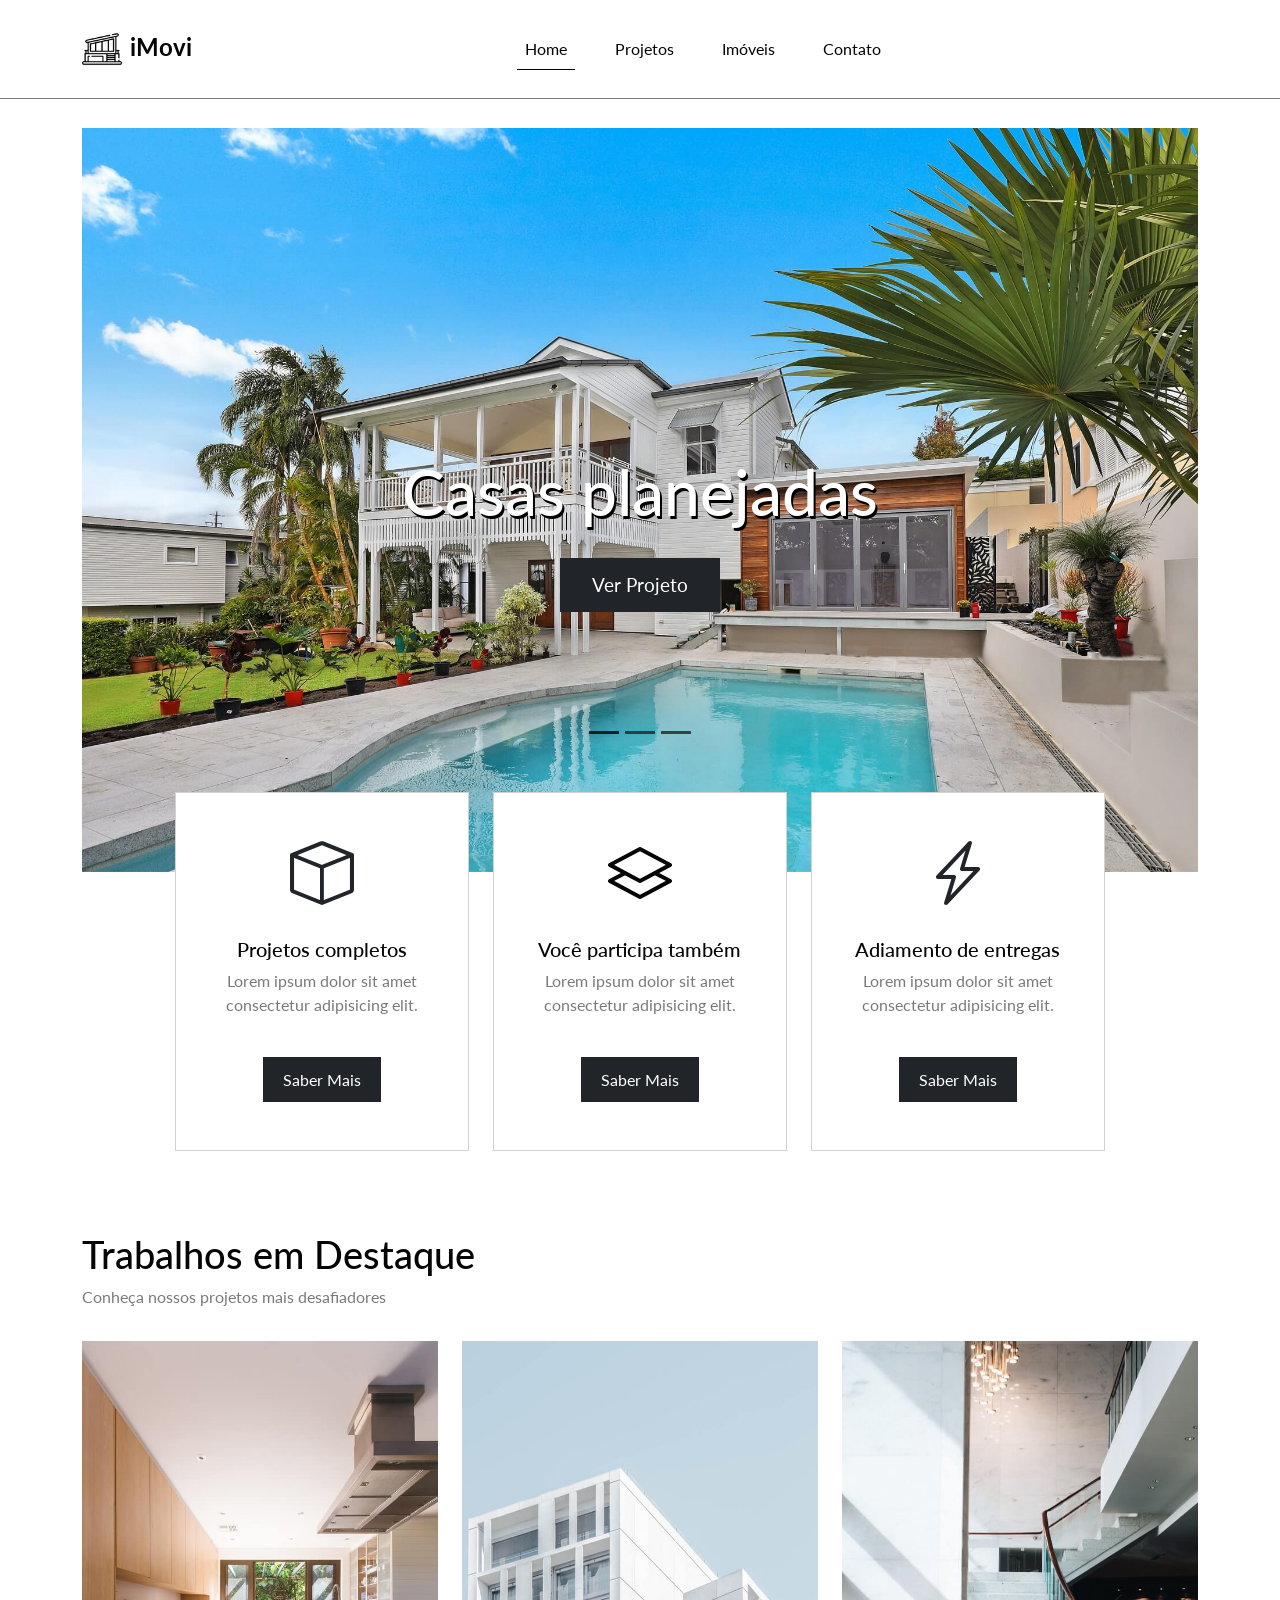
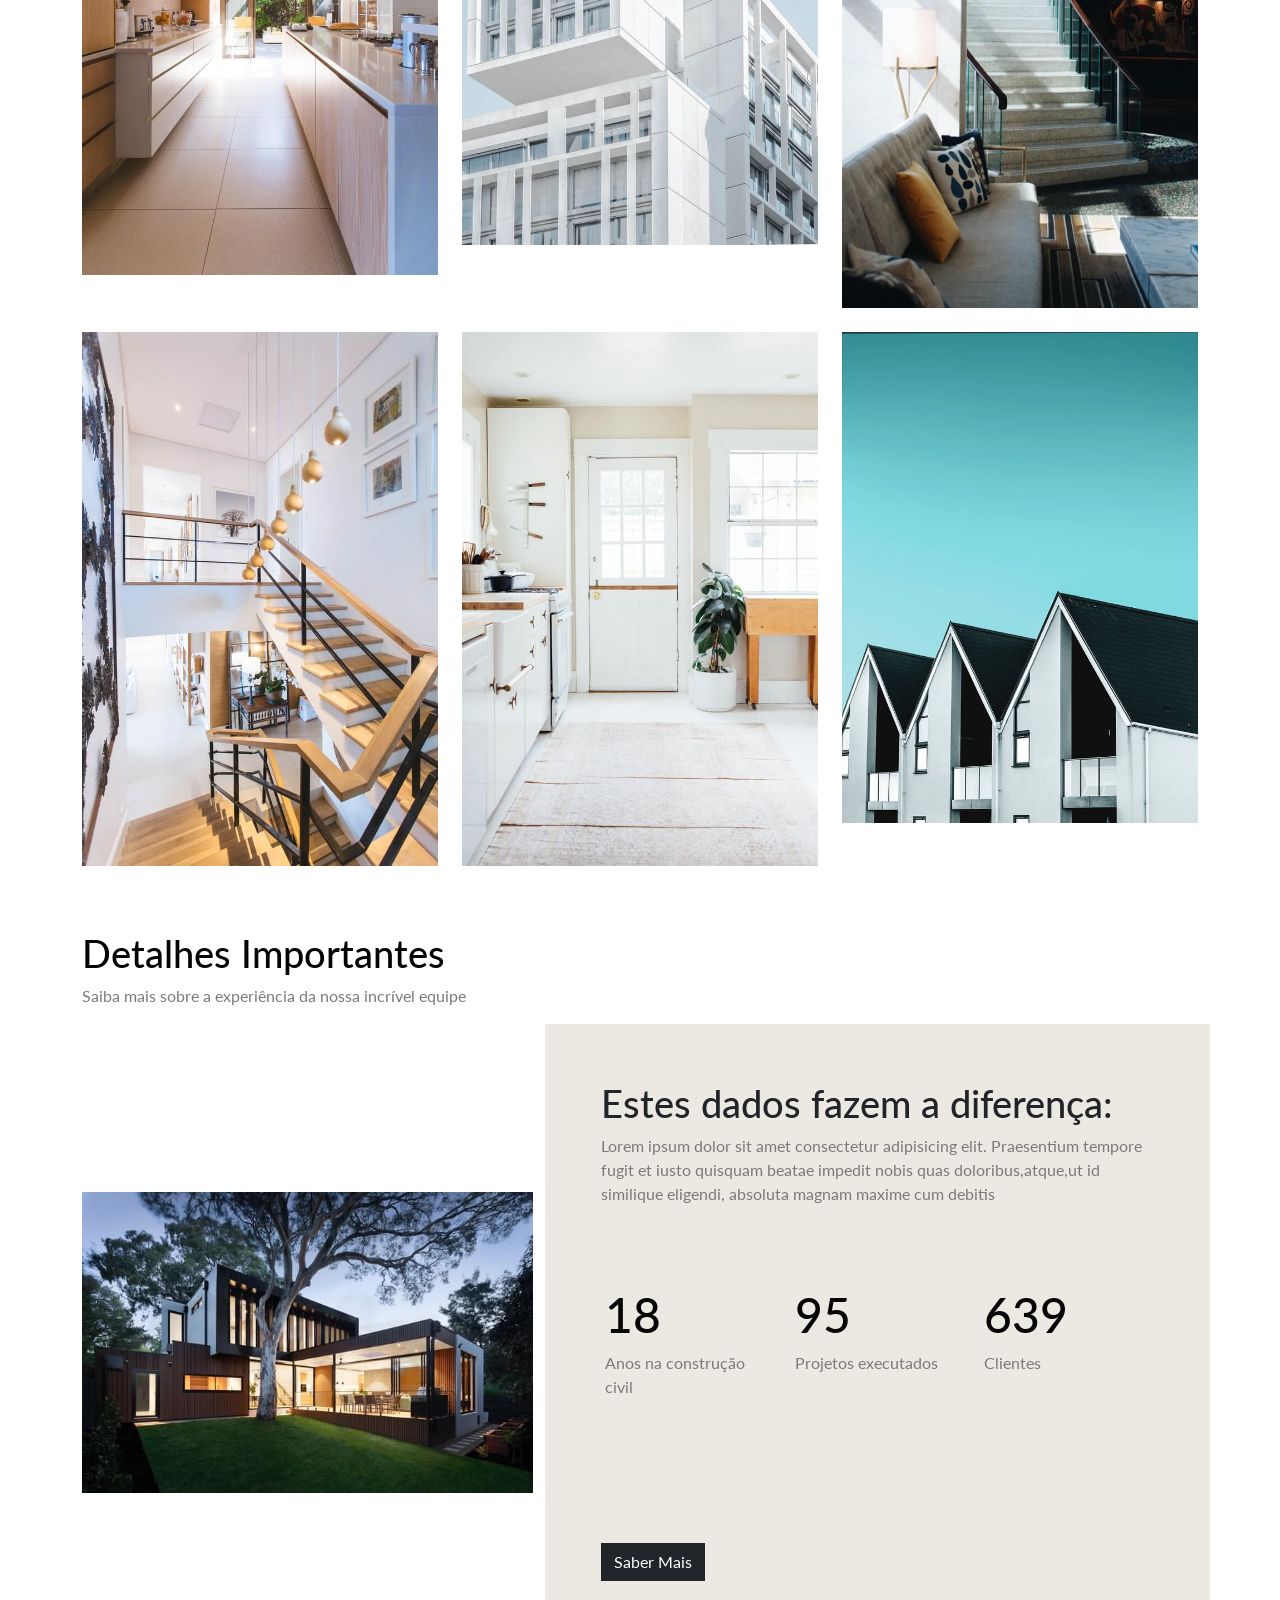
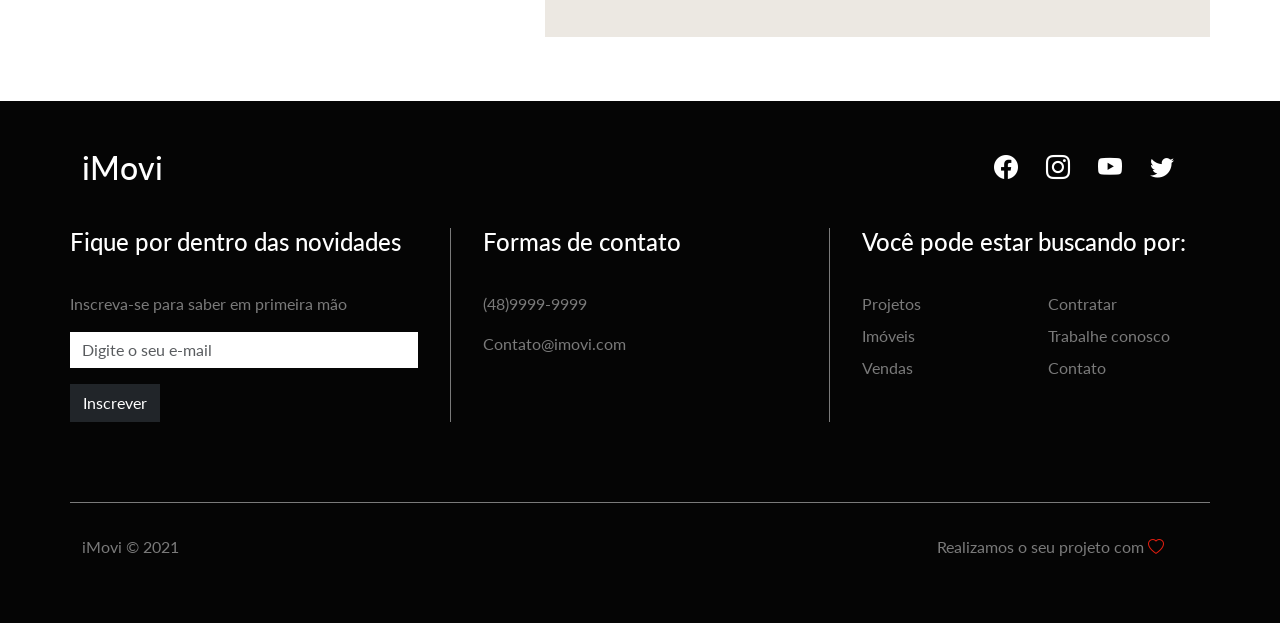
<file: ex13_projeto_imovi/index.html>
<!DOCTYPE html>
<html lang="pt-br">
  <head>
    <meta charset="UTF-8" />
    <meta http-equiv="X-UA-Compatible" content="IE=edge" />
    <meta name="viewport" content="width=device-width, initial-scale=1.0" />
    <title>iMovi</title>
    <link rel="shortcut icon" href="img/favicon.ico" type="image/x-icon" />
    <!-- Google fonts Lato -->
    <link rel="preconnect" href="https://fonts.googleapis.com" />
    <link rel="preconnect" href="https://fonts.gstatic.com" crossorigin />
    <link
      href="https://fonts.googleapis.com/css2?family=Lato:ital,wght@0,100;0,300;0,400;0,700;0,900;1,100;1,300;1,400;1,700;1,900&display=swap"
      rel="stylesheet"
    />
    <!-- CSS Bootstrap -->
    <link
      href="https://cdn.jsdelivr.net/npm/bootstrap@5.0.2/dist/css/bootstrap.min.css"
      rel="stylesheet"
      integrity="sha384-EVSTQN3/azprG1Anm3QDgpJLIm9Nao0Yz1ztcQTwFspd3yD65VohhpuuCOmLASjC"
      crossorigin="anonymous"
    />
    <!-- Bootstrap Icons -->
    <link
      rel="stylesheet"
      href="https://cdn.jsdelivr.net/npm/bootstrap-icons@1.5.0/font/bootstrap-icons.css"
    />
    <!-- CSS do projeto -->
    <link rel="stylesheet" href="css/styles.css" />
    <!-- JavaScript Bootstrap -->
    <script
      src="https://cdn.jsdelivr.net/npm/bootstrap@5.0.2/dist/js/bootstrap.bundle.min.js"
      integrity="sha384-MrcW6ZMFYlzcLA8Nl+NtUVF0sA7MsXsP1UyJoMp4YLEuNSfAP+JcXn/tWtIaxVXM"
      crossorigin="anonymous"
    ></script>
  </head>
  <body>
    <!-- NAVBAR -->
    <nav class="navbar navbar-expand-lg fixed-top bg-primary-color" id="navbar">
      <div class="container py-3">
        <a class="navbar-brand" href="#">
          <img src="img/imovi-icon.png" alt="iMovi" />
          <span>iMovi</span>
        </a>
        <button 
          class="navbar-toggler"
          type="button"
          data-bs-toggle="collapse"
          data-bs-target="#navbar-items"
          aria-controls="navbar-items"
          aria-expanded="false"
          aria-label="Toggle navigation"
        >
          <i class="bi bi-list"></i>
        </button>
        <div class="collapse navbar-collapse" id="navbar-items">
          <ul class="navbar-nav me-auto mb-2 mb-lg-0">
            <li class="nav-item">
              <a class="nav-link active" aria-current="page" href="#">Home</a>
            </li>
            <li class="nav-item">
              <a class="nav-link" href="#">Projetos</a>
            </li>
            <li class="nav-item">
              <a class="nav-link" href="#">Imóveis</a>
            </li>
            <li class="nav-item">
              <a class="nav-link" href="#">Contato</a>
            </li>
          </ul>
        </div>
      </div>
    </nav>
    <!-- SLIDER -->
    <div class="container" id="slider-container">
      <div id="slider" class="carousel slide" data-bs-ride="carousel">
        <div class="carousel-indicators">
          <button
            type="button"
            data-bs-target="#slider"
            data-bs-slide-to="0"
            class="active"
            aria-current="true"
            aria-label="Slide 1"
          ></button>
          <button
            type="button"
            data-bs-target="#slider"
            data-bs-slide-to="1"
            aria-label="Slide 2"
          ></button>
          <button
            type="button"
            data-bs-target="#slider"
            data-bs-slide-to="2"
            aria-label="Slide 3"
          ></button>
        </div>
        <div class="carousel-inner">
          <div class="carousel-item active">
            <img src="img/banner-1.jpg" class="d-block w-100" alt="Casa 1" />
            <div class="carousel-caption">
              <h5>Casas planejadas</h5>
              <a href="#" class="btn btn-dark">Ver Projeto</a>
            </div>
          </div>
          <div class="carousel-item">
            <img src="img/banner-2.jpg" class="d-block w-100" alt="Casa 2" />
            <div class="carousel-caption">
              <h5>Projetos Complexos</h5>
              <a href="#" class="btn btn-dark">Ver Projeto</a>
            </div>
          </div>
          <div class="carousel-item">
            <img src="img/banner-3.jpg" class="d-block w-100" alt="Casa 3" />
            <div class="carousel-caption">
              <h5>Projetos Inovadores</h5>
              <a href="#" class="btn btn-dark">Ver Projeto</a>
            </div>
          </div>
        </div>
        <button
          class="carousel-control-prev"
          type="button"
          data-bs-target="#slider"
          data-bs-slide="prev"
        >
          <i class="bi bi-chevron-compact-left"></i>
          <span class="visually-hidden">Previous</span>
        </button>
        <button
          class="carousel-control-next"
          type="button"
          data-bs-target="#slider"
          data-bs-slide="next"
        >
          <i class="bi bi-chevron-compact-right"></i>
          <span class="visually-hidden">Next</span>
        </button>
      </div>
      <div class="col-12 col-md-10 offset-md-1" id="mini-banners">
        <div class="row">
          <div class="col-12 col-md-4">
            <div class="card text-center">
              <i class="bi bi-box bg-primary-color"></i>
              <div class="card-body">
                <h5 class="card-title primary-color">Projetos completos</h5>
                <p class="card-text secondary-color">
                  Lorem ipsum dolor sit amet consectetur adipisicing elit.
                </p>
                <a href="#" class="btn btn-dark">Saber Mais</a>
              </div>
            </div>
          </div>
          <div class="col-12 col-md-4">
            <div class="card text-center">
              <i class="bi bi-layers primary-color"></i>
              <div class="card-body">
                <h5 class="card-title primary-color">Você participa também</h5>
                <p class="card-text secondary-color">
                 Lorem ipsum dolor sit amet consectetur adipisicing elit.

                </p>
                <a href="#" class="btn btn-dark">Saber Mais</a>
              </div>
            </div>
          </div>
          <div class="col-12 col-md-4">
            <div class="card text-center">
              <i class="bi bi-lightning-charge"></i>
              <div class="card-body primary-color">
                <h5 class="card-title primary-color">
                  Adiamento de entregas
                </h5>
                <p class="card-text secondary-color">
                  Lorem ipsum dolor sit amet consectetur adipisicing elit.
                </p>
                <a href="#" class="btn btn-dark">Saber Mais</a>
              </div>
            </div>
          </div>
        </div>
      </div>
    </div>
    <!-- DESTAQUES -->
    <div class="container" id="featured-container">
      <div class="col-12">
        <h2 class="title primary-color">Trabalhos em Destaque</h2>
        <p class="subtitle secondary-color">
          Conheça nossos projetos mais desafiadores
        </p>
      </div>
      <div class="col-12" id="featured-images">
        <div class="row g-4">
          <div class="col-12 col-md-4">
            <img src="img/project-1.jpg" alt="projeto 1" class="img-fluid" />
            <div class="banner-content">
              <p class="secondary-color">Categoria</p>
              <h3>Nome do Projeto</h3>
            </div>
          </div>
          <div class="col-12 col-md-4">
            <img src="img/project-2.jpg" alt="projeto 2" class="img-fluid" />
            <div class="banner-content">
              <p class="secondary-color">Categoria</p>
              <h3>Nome do Projeto</h3>
            </div>
          </div>
          <div class="col-12 col-md-4">
            <img src="img/project-3.jpg" alt="projeto 3" class="img-fluid" />
            <div class="banner-content">
              <p class="secondary-color">Categoria</p>
              <h3>Nome do Projeto</h3>
            </div>
          </div>
          <div class="col-12 col-md-4">
            <img src="img/project-4.jpg" alt="projeto 4" class="img-fluid" />
            <div class="banner-content">
              <p class="secondary-color">Categoria</p>
              <h3>Nome do Projeto</h3>
            </div>
          </div>
          <div class="col-12 col-md-4">
            <img src="img/project-5.jpg" alt="projeto 5" class="img-fluid" />
            <div class="banner-content">
              <p class="secondary-color">Categoria</p>
              <h3>Nome do Projeto</h3>
            </div>
          </div>
          <div class="col-12 col-md-4">
            <img src="img/project-6.jpg" alt="projeto 6" class="img-fluid" />
            <div class="banner-content">
              <p class="secondary-color">Categoria</p>
              <h3>Nome do Projeto</h3>
            </div>
          </div>
        </div>
      </div>
    </div>
    <!-- INFO -->
    <div class="container" id="info-container">
      <div class="col-12">
        <h2 class="title primary-color">Detalhes Importantes</h2>
        <p class="subtitle secondary-color">
          Saiba mais sobre a experiência da nossa incrível equipe
        </p>
      </div>
      <div class="col-12">
        <div class="row">
          <div class="col-12 col-md-5" id="info-banner">
            <img src="img/infobanner.jpg" alt="Informações" class="img-fluid" />
          </div>
          <div class="col-12 col-md-7 bg-secondary-color" id="info-content">
            <div class="row">
              <div class="col-12">
                <h2 class="title">Estes dados fazem a diferença:</h2>
                <p class="subtitle secondary-color">
                                    Lorem ipsum dolor sit amet consectetur adipisicing elit.
                  Praesentium tempore fugit et iusto quisquam beatae impedit nobis quas doloribus,atque,ut id similique eligendi, absoluta magnam maxime cum debitis
                </p>
              </div>
              <div class="col-12" id="info-numbers">
                <div class="row">
                  <div class="col-4">
                    <h3 class="primary-color">18</h3>
                    <p class="secondary-color">Anos na construção civil</p>
                  </div>
                  <div class="col-4">
                    <h3 class="primary-color">95</h3>
                    <p class="secondary-color">Projetos executados</p>
                  </div>
                  <div class="col-4">
                    <h3 class="primary-color">639</h3>
                    <p class="secondary-color">Clientes</p>
                  </div>
                </div>
              </div>
              <div class="col-12">
                <a class="btn btn-dark">Saber Mais</a>
              </div>
            </div>
          </div>
        </div>
      </div>
    </div>
    <!-- FOOTER -->
    <footer class="container-fluid bg-dark-color" id="footer">
      <div class="container">
        <div class="row">
          <!-- FOOTER TOP -->
          <div class="col-12" id="footer-top">
            <div class="row justify-content-between">
              <div class="col-4">
                <h2>
                  iMovi
                </h2>
              </div>
              <div class="col-4" id="social-icons">
                <i class="bi bi-facebook"></i>
                <i class="bi bi-instagram"></i>
                <i class="bi bi-youtube"></i>
                <i class="bi bi-twitter"></i>
              </div>
            </div>
          </div>
          <!-- FOOTER DETAILS -->
          <div class="col-12" id="footer-details">
            <div class="row">
              <div class="col-12 col-md-4" id="news-container">
                <h4>Fique por dentro das novidades</h4>
                <p class="secondary-color">
                  Inscreva-se para saber em primeira mão
                </p>
                <form>
                  <div class="mb-3">
                    <input
                      type="email"
                      class="form-control"
                      placeholder="Digite o seu e-mail"
                    />
                  </div>
                  <button class="btn btn-dark">Inscrever</button>
                </form>
              </div>
              <div class="col-12 col-md-4" id="contact-container">
                <h4>Formas de contato</h4>
                <p class="secondary-color">(48)9999-9999</p>
                <p class="secondary-color">Contato@imovi.com</p>
              </div>
              <div class="col-12 col-md-4" id="links-container">
                <div class="row">
                  <h4>Você pode estar buscando por:</h4>
                  <div class="col-6">
                    <ul class="list-unstyled">
                      <li><a href="#" class="secondary-color">Projetos</a></li>
                      <li><a href="#" class="secondary-color">Imóveis</a></li>
                      <li><a href="#" class="secondary-color">Vendas</a></li>
                    </ul>
                  </div>
                  <div class="col-6">
                    <ul class="list-unstyled">
                      <li><a href="#" class="secondary-color">Contratar</a></li>
                      <li>
                        <a href="#" class="secondary-color">Trabalhe conosco</a>
                      </li>
                      <li><a href="#" class="secondary-color">Contato</a></li>
                    </ul>
                  </div>
                </div>
              </div>
            </div>
          </div>
          <!-- FOOTER BOTTOM -->
          <div class="col-12" id="footer-bottom">
            <div class="row justify-content-between">
              <div class="col-12 col-md-3">
                <p class="secondary-color">iMovi &copy; 2021</p>
              </div>
              <div class="col-12 col-md-3">
                <p class="secondary-color">
                  Realizamos o seu projeto com
                  <i class="bi bi-heart"></i>
                </p>
              </div>
            </div>
          </div>
        </div>
      </div>
    </footer>
  </body>
</html>
</file>
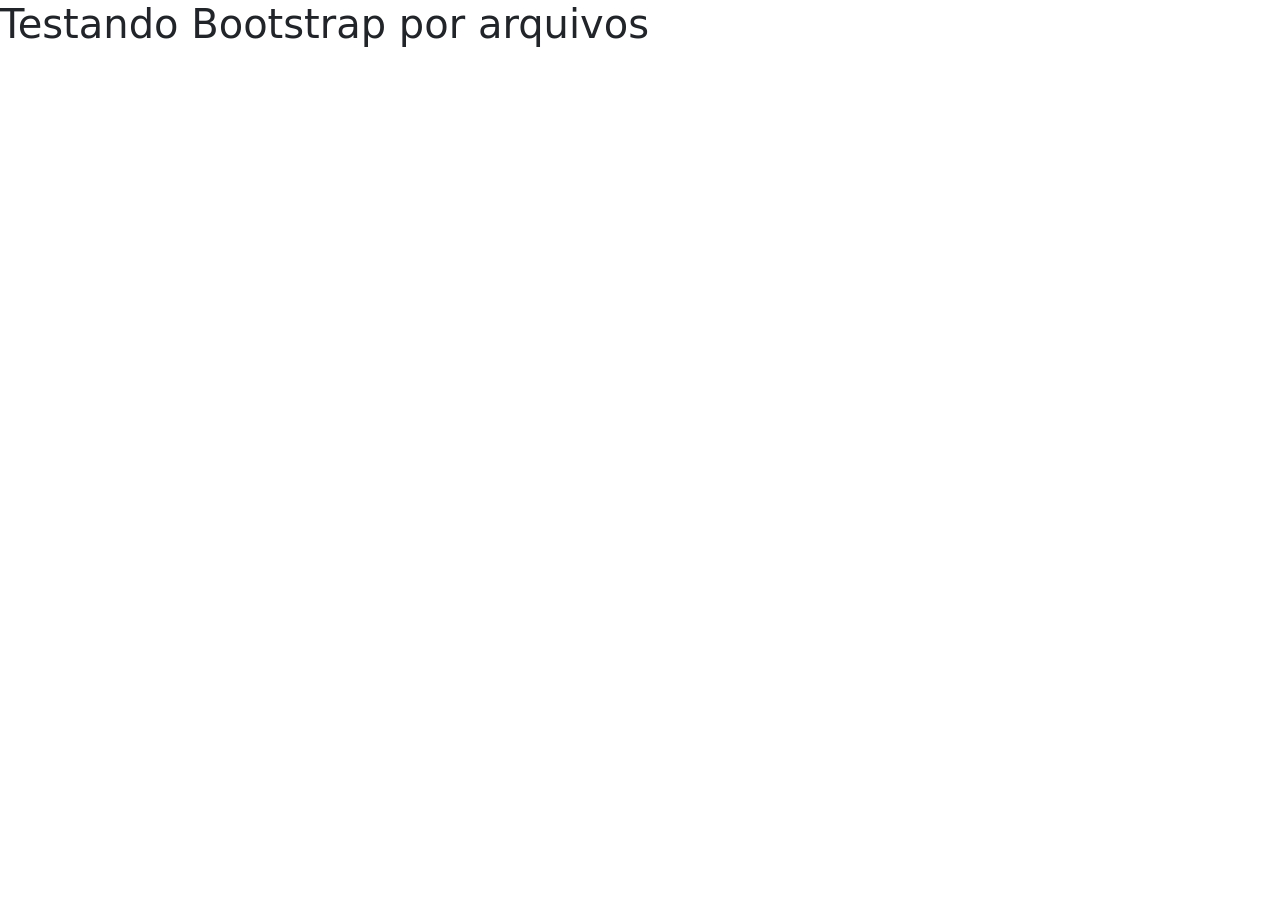
<file: ex1a_instalacao_arquivos/index.html>
<!DOCTYPE html>
<html lang="pt-br">
<head>
  <meta charset="UTF-8">
  <meta http-equiv="X-UA-Compatible" content="IE=edge">
  <meta name="viewport" content="width=device-width, initial-scale=1.0">
  <title>Bootstrap Arquivos</title>

  <!-- 1ª Digitação (Aqui) -->
  <link rel="stylesheet" href="./css/bootstrap.min.css">
  <script src="./js/bootstrap.bundle.min.js"></script>
</head>
<body>

  <!-- 2ª Digitação (Aqui) -->
  <h1>Testando Bootstrap por arquivos</h1>
  <script src="./js/bootstrap.bundle.min.js"></script>
</body>
</html>
</file>
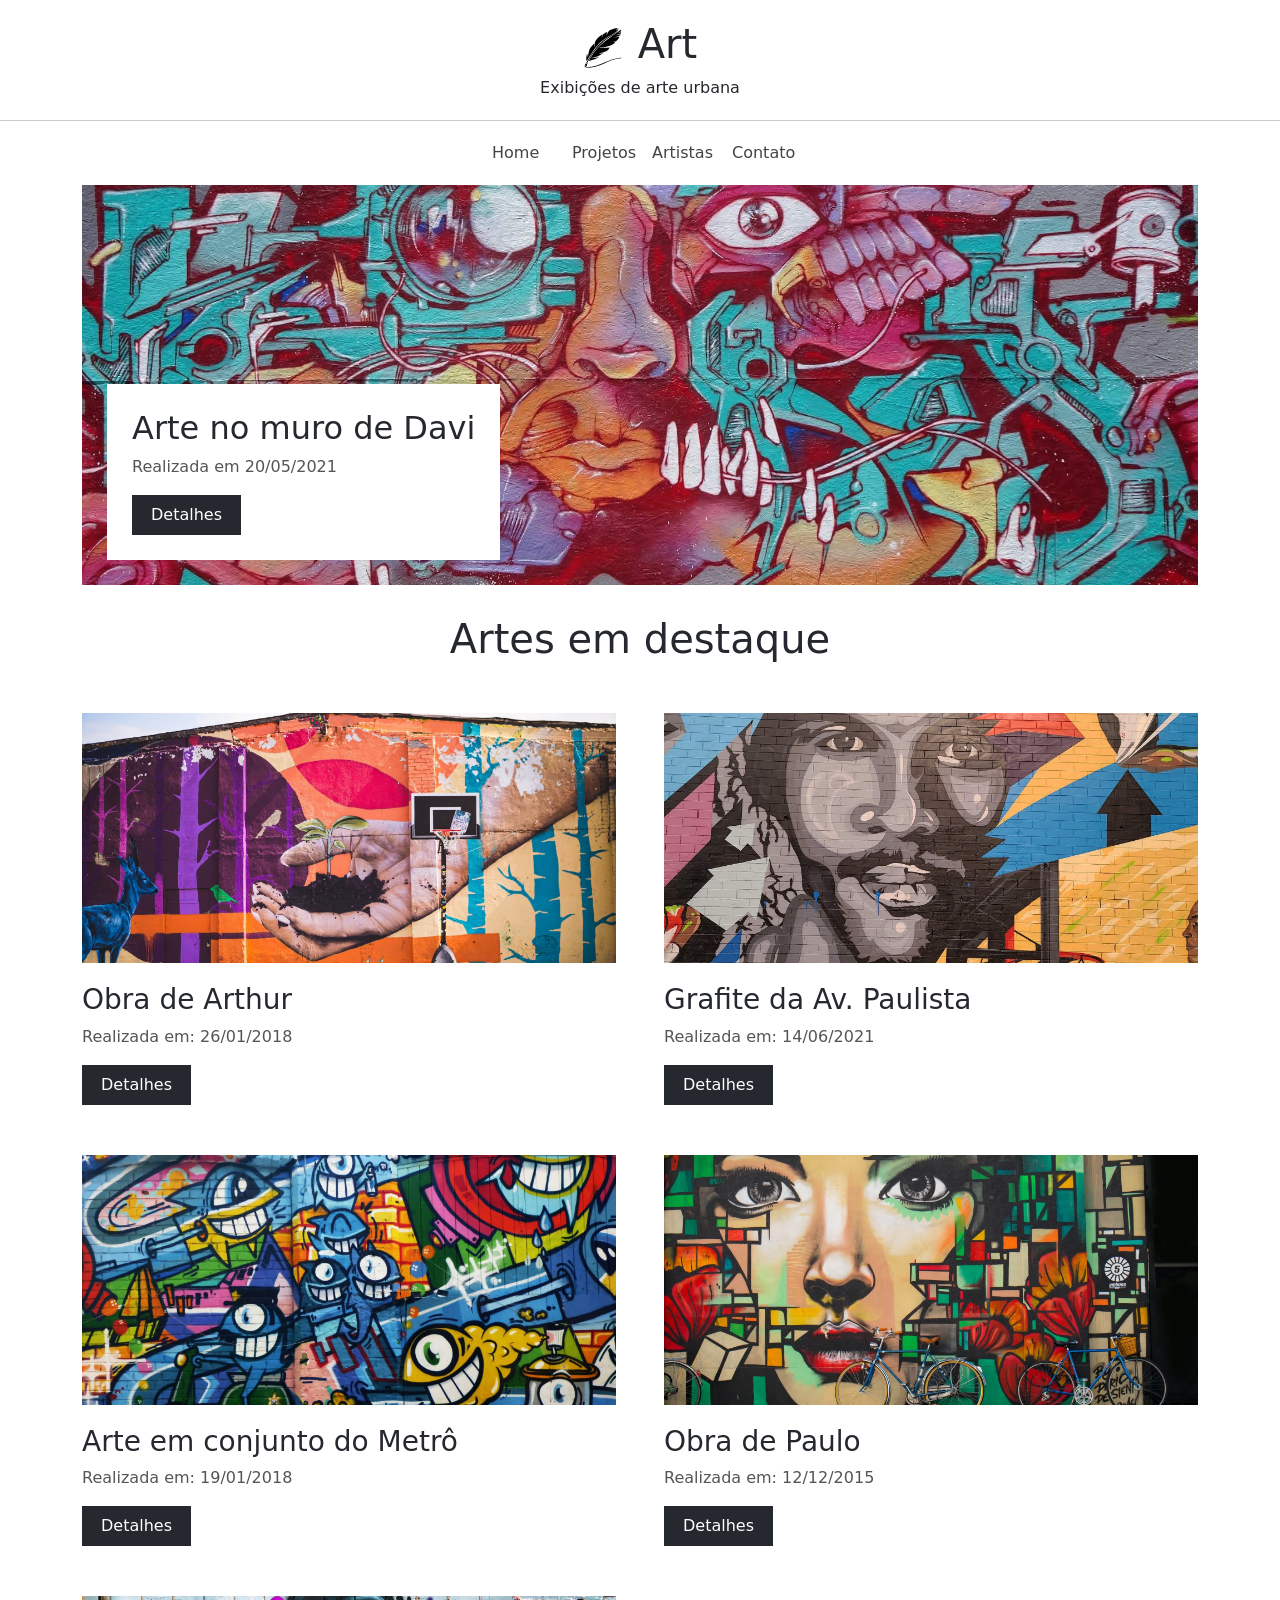
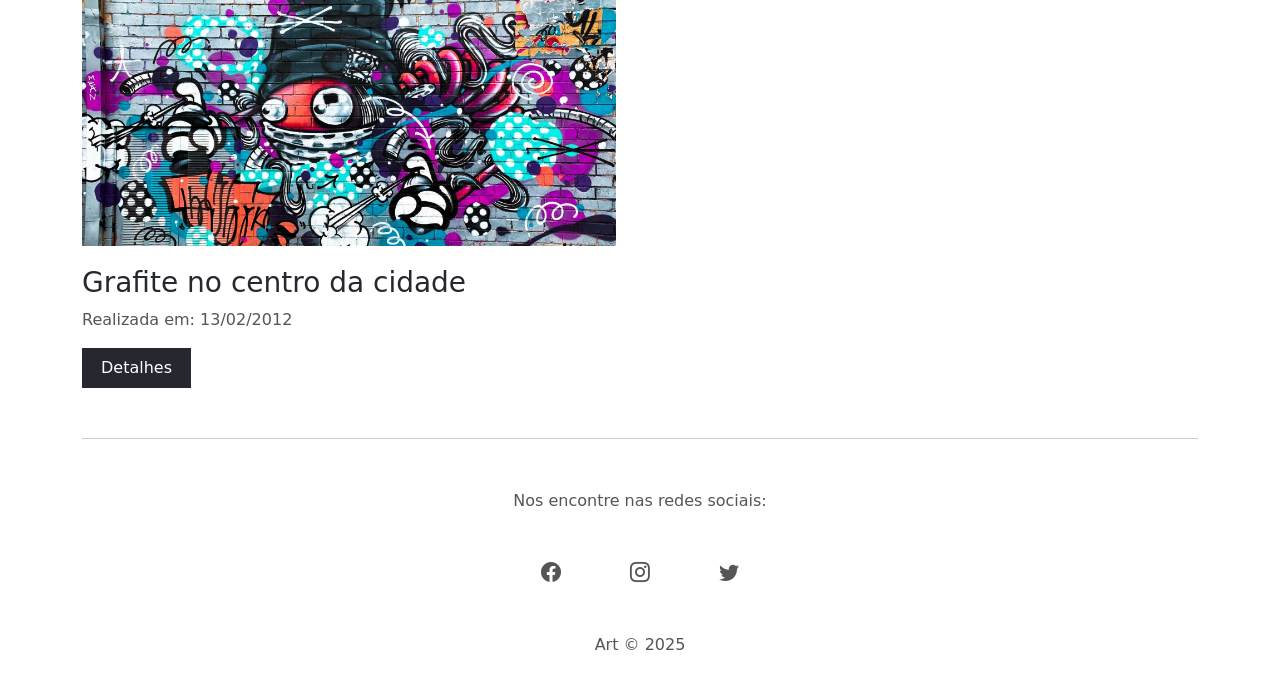
<file: ex11_projeto_art/Art_(Alunos)/index.html>
<!DOCTYPE html>
<html lang="pt-br">
<head>
    <meta charset="UTF-8">
    <meta http-equiv="X-UA-Compatible" content="IE=edge">
    <meta name="viewport" content="width=device-width, initial-scale=1.0">
    <link rel="shortcut icon" href="img/favicon.ico" type="image/x-icon">
    <link href="https://cdn.jsdelivr.net/npm/bootstrap@5.3.3/dist/css/bootstrap.min.css" rel="stylesheet">
    <link rel="stylesheet" href="https://cdn.jsdelivr.net/npm/bootstrap-icons@1.11.3/font/bootstrap-icons.css">
    <link rel="stylesheet" href="css/styles.css">
    <title>Art</title>
</head>
<body>
    <div class="container-fluid">
        <header id="header" class="row">
            <div id="logo-container">
                <img id="logo" src="img/art_logo.svg" alt="Art">
                <h1>Art</h1>
            </div>
            <p>Exibições de arte urbana</p>
        </header>
        <nav id="navbar" class="container">
            <div class="row justify-content-center">
                <a href="#">Home</a>
                <a href="#">Projetos</a>
                <a href="#">Artistas</a>
                <a href="#">Contato</a>
            </div>
        </nav>
    </div>

    <div class="container" id="main-image-container">
        <div class="main-image center-image">
            <div class="main-image-info">
                <h2>Arte no muro de Davi</h2>
                <p class="secondary-color">Realizada em 20/05/2021</p>
                <a class="btn" href="#">Detalhes</a>
            </div>
        </div>
    </div>

    <div class="container" id="gallery-container">
        <div class="col-12">
            <h1>Artes em destaque</h1>
        </div>
        <div class="row gx-md-5">
            <div class="col-xs-12 col-md-6">
                <div class="small-image-container center-image" id="img-2"></div>
                <h3>Obra de Arthur</h3>
                <p class="secondary-color">Realizada em: 26/01/2018</p>
                <a class="btn" href="#">Detalhes</a>
            </div>
            <div class="col-xs-12 col-md-6">
                <div class="small-image-container center-image" id="img-3"></div>
                <h3>Grafite da Av. Paulista</h3>
                <p class="secondary-color">Realizada em: 14/06/2021</p>
                <a class="btn" href="#">Detalhes</a>
            </div>
            <div class="col-xs-12 col-md-6">
                <div class="small-image-container center-image" id="img-4"></div>
                <h3>Arte em conjunto do Metrô</h3>
                <p class="secondary-color">Realizada em: 19/01/2018</p>
                <a class="btn" href="#">Detalhes</a>
            </div>
            <div class="col-xs-12 col-md-6">
                <div class="small-image-container center-image" id="img-5"></div>
                <h3>Obra de Paulo</h3>
                <p class="secondary-color">Realizada em: 12/12/2015</p>
                <a class="btn" href="#">Detalhes</a>
            </div>
            <div class="col-xs-12 col-md-6">
                <div class="small-image-container center-image" id="img-6"></div>
                <h3>Grafite no centro da cidade</h3>
                <p class="secondary-color">Realizada em: 13/02/2012</p>
                <a class="btn" href="#">Detalhes</a>
            </div>
        </div>

        <footer class="container">
            <p class="secondary-color">Nos encontre nas redes sociais:</p>
            <div class="row justify-content-center" id="social-icons-container">
                <div class="col-1">
                    <a href="#"><i class="bi bi-facebook secondary-color"></i></a>
                </div>
                <div class="col-1">
                    <a href="#"><i class="bi bi-instagram secondary-color"></i></a>
                </div>
                <div class="col-1">
                    <a href="#"><i class="bi bi-twitter secondary-color"></i></a>
                </div>
            </div>
            <p class="secondary-color">Art &copy; 2025</p>
        </footer>
    
    
      </div>


</body>
</html>
</file>
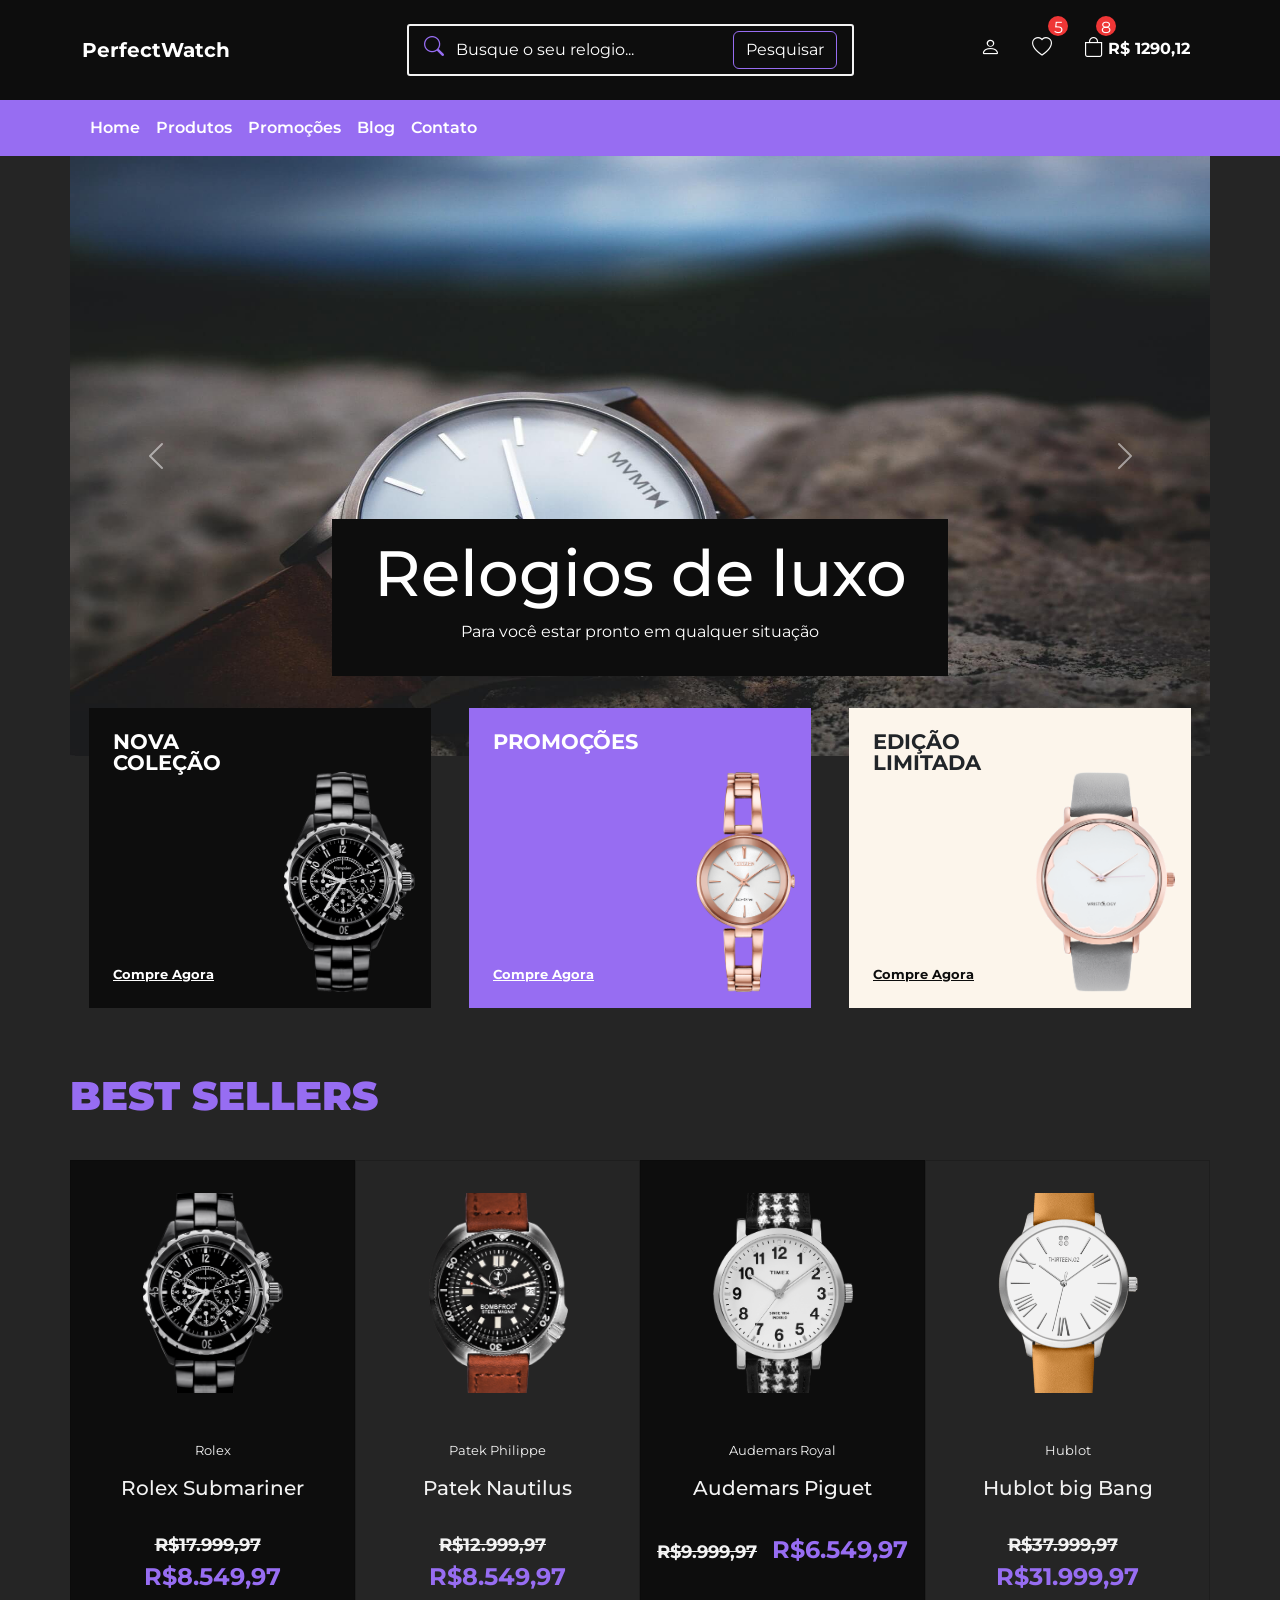
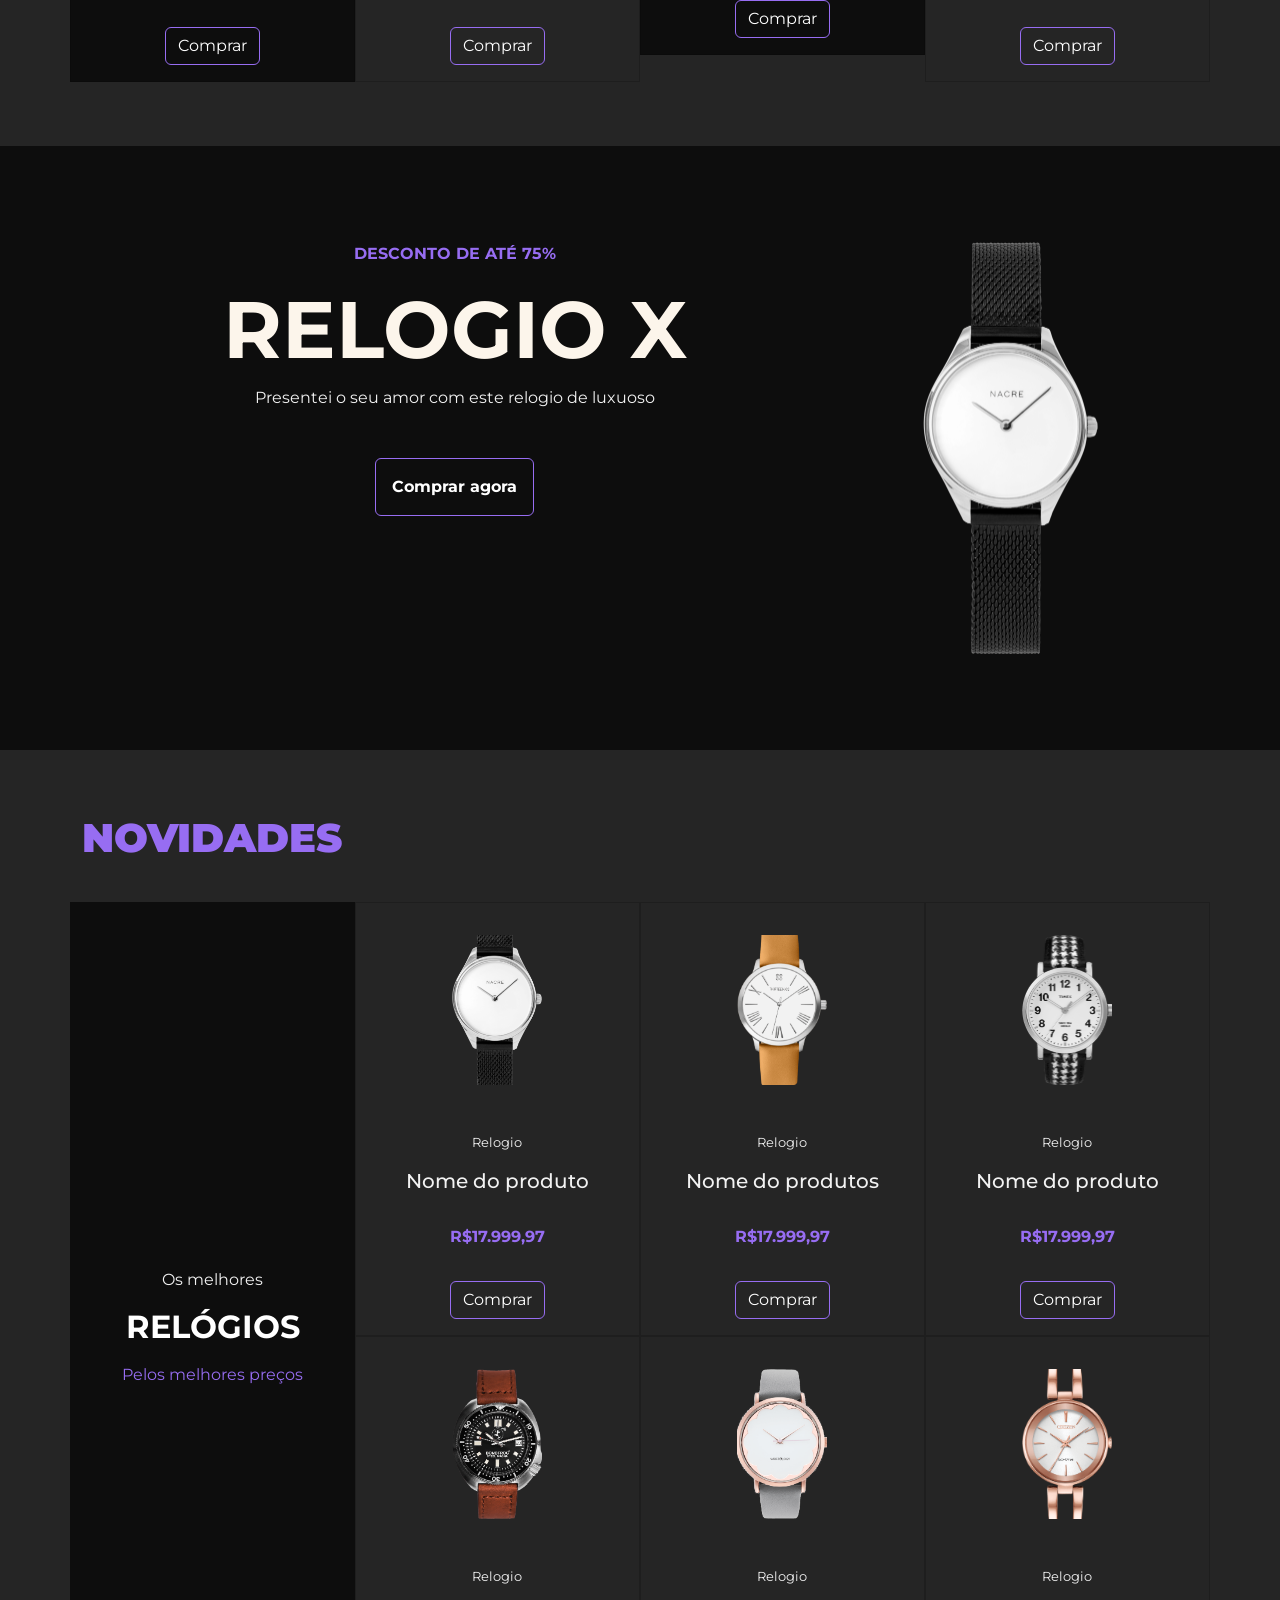
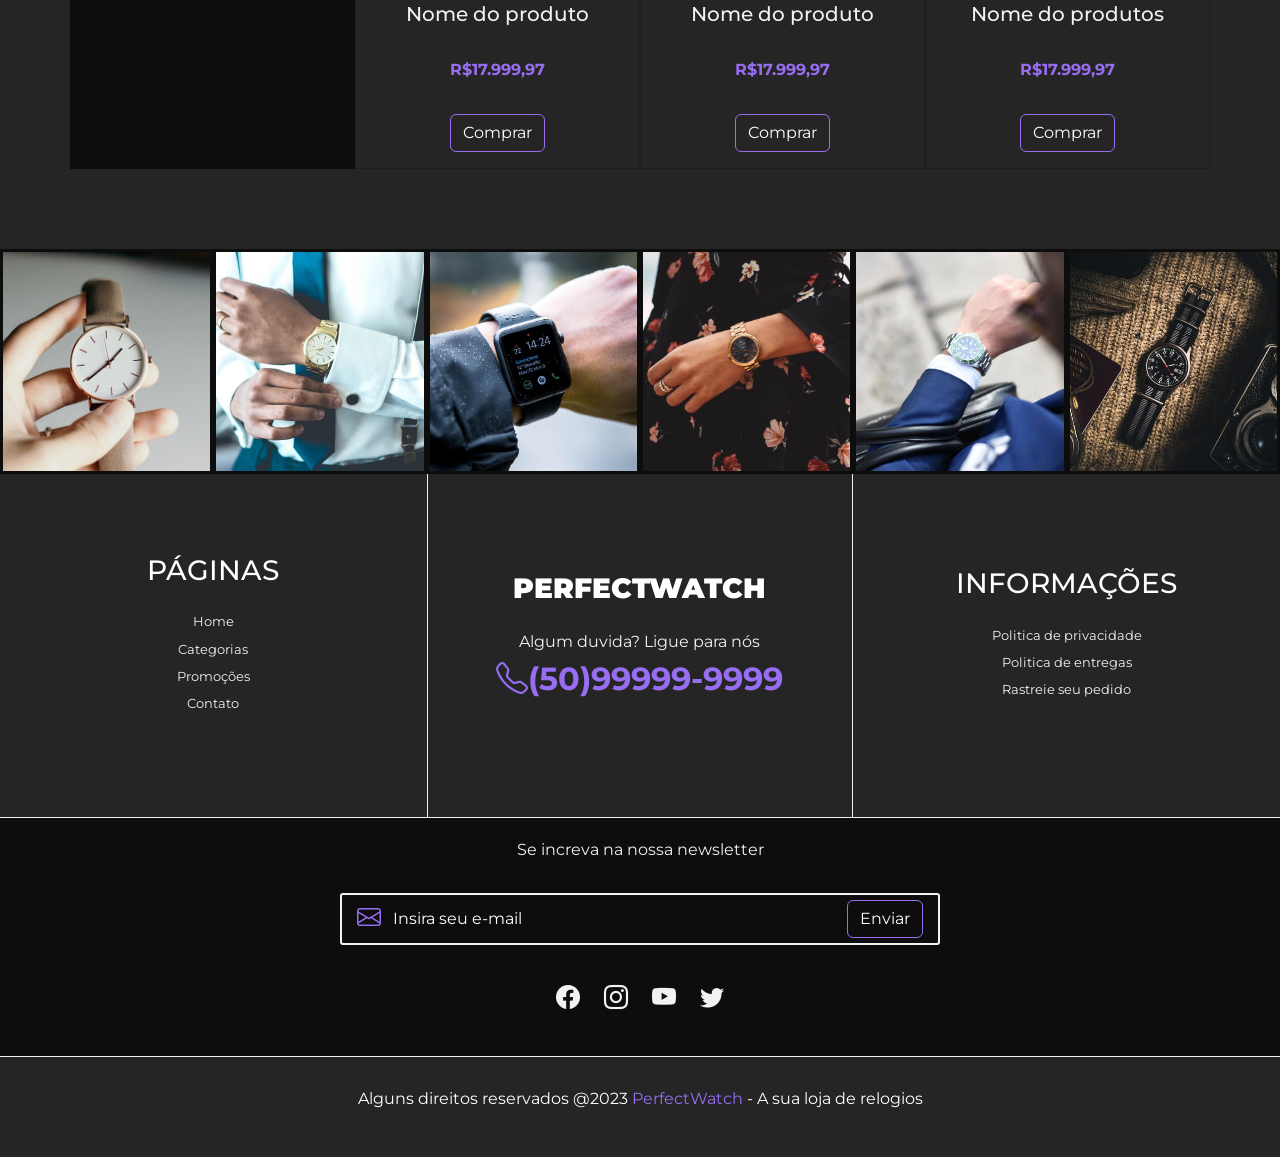
<file: ex12_projeto-perfectwatch/PerfectWatch (Completo)/PerfectWatch (Completo)/index.html>
<!DOCTYPE html>
<html lang="pt-br">
<head>
  <meta charset="UTF-8">
  <meta http-equiv="X-UA-Compatible" content="IE=edge">
  <meta name="viewport" content="width=device-width, initial-scale=1.0">
  <title>PerfectWatch</title>

  <!-- Favicon -->
  <link rel="shortcut icon" href="img/favicon.ico" type="image/x-icon">

  <!-- Google fonts -->
  <link rel="preconnect" href="https://fonts.googleapis.com">
  <link rel="preconnect" href="https://fonts.gstatic.com" crossorigin>
  <link href="https://fonts.googleapis.com/css2?family=Montserrat:ital,wght@0,100;0,200;0,300;0,400;0,500;0,600;0,700;0,800;0,900;1,100;1,200;1,300;1,400;1,500;1,600;1,700;1,800;1,900&display=swap" rel="stylesheet">

  <!-- Link (Bootstrap) -->
  <link href="https://cdn.jsdelivr.net/npm/bootstrap@5.3.1/dist/css/bootstrap.min.css" rel="stylesheet" integrity="sha384-4bw+/aepP/YC94hEpVNVgiZdgIC5+VKNBQNGCHeKRQN+PtmoHDEXuppvnDJzQIu9" crossorigin="anonymous">
  
  <!-- Link para (Bootstrap Icons) -->
  <link rel="stylesheet" href="https://cdn.jsdelivr.net/npm/bootstrap-icons@1.10.5/font/bootstrap-icons.css">

  <!-- Link CSS (Próprio) -->
  <link rel="stylesheet" href="css/styles.css">

  <!-- JavaScript Bundle with Popper -->
  <script src="https://cdn.jsdelivr.net/npm/bootstrap@5.3.1/dist/js/bootstrap.bundle.min.js" integrity="sha384-HwwvtgBNo3bZJJLYd8oVXjrBZt8cqVSpeBNS5n7C8IVInixGAoxmnlMuBnhbgrkm" crossorigin="anonymous" defer></script>
  
</head>
<body>
  <!-- NAVBAR -->
  <!-- Primeira barra de navegação -->
<nav class="navbar navbar-expand-lg destaque py-4 px-2" id="navbar">
  <div class="container">
    <!-- marca ou logo -->
     <a class="navbar-brand" href="#">PerfectWatch</a>

     <!-- itens da barra de navegação -->
      <div id="navbar-items">
        <div></div> <!--Espaço vazio, usdo para fazer a divisão do layout-->

        <!-- Formulario de busca  -->
         <form class="d-flex" id="search-form">
          <i class="bi bi-search primary-color"></i>
          <input class="form-control me-2" type="search" placeholder="Busque o seu relogio..." aria-label="Search">
          <button class="btn secondary-bg-color" type="submit">Pesquisar</button>
         </form>

         <!-- Icones da barra de navegação -->
          <ul class="navbar-nav mb-2 mb-lg-0">
            <li class="nav-item">
              <a class="nav-link" href="#">
                <i class="bi bi-person"></i>
              </a>
            </li>
            <li class="nav-item">
              <a class="nav-link" href="#">
                <i class="bi bi-heart"></i>
              </a>
              <span class="qty-info">5</span>
            </li>
            <li class="nav-item" id="bag-item">
              <a class="nav-link" href="#">
                <i class="bi bi-bag"></i>
                <b>R$ 1290,12</b>
              </a>
              <span class="qty-info">8</span>
            </li>
          </ul>
      </div>
    </div>
</nav>

<!-- Barra de navegação inferior -->
 <nav class="navbar navbar-expand-lg secondary-bg-color p-2" id="bottom-navbar-container">
  <div class="container">
    <!-- botão para mostrar/esconder o menu -->
     <button class="navbar-toggler" type="button" data-bs-toggle="collapse" data-bs-target="#bottom-navbar" aria-controls="bottom-navbar" aria-expanded="false" aria-label="toggle navigation">
      <i class="bi bi-list"></i>
     </button>

    <!-- itens do menu de navegação inferior -->
     <ul class="navbar-nav mb-2 mb-lg-0 collapse navbar-collapse" id="bottom-navbar">
      <li class="nav-item sobre">
        <a class="nav-link" href="#">
          Home
        </a>
      </li>
      <li class="nav-item sobre">
        <a class="nav-link" href="#">
          Produtos
        </a>
      </li>
      <li class="nav-item sobre">
        <a class="nav-link" href="#">
          Promoções
        </a>
      </li>
      <li class="nav-item sobre">
        <a class="nav-link" href="#">
          Blog
        </a>
      </li>
      <li class="nav-item sobre">
        <a class="nav-link" href="#">
          Contato
        </a>
      </li>
     </ul>
  </div>
 </nav>

 <!-- _____________________________________________________ -->

 <!-- BANNERS -->
  <div class="container" id="banners-container">
    <div id="slider" class="carousel slide" data-bs-ride="carousel">
      <div class="carousel-inner">
        <!-- primeiro slide do carousel -->
        <div class="carousel-item active">
          <img src="img/banner1.jpg" class="d-block w-100 img-fluid" alt="...">
          <div class="carousel-caption destaque">
            <h5>Relogios de luxo</h5>
            <p>Para você estar pronto em qualquer situação</p>
          </div>
        </div>
        <!-- segundo slide do carousel -->
        <div class="carousel-item">
          <img src="img/banner3.jpg" class="d-block w-100 img-fluid" alt="...">
          <div class="carousel-caption destaque">
            <h5>Linha Importada</h5>
            <p>Conheça os melhores relogios suíços, com pronta entrega.</p>
          </div>
        </div>
      </div>
      <!-- Botoes de controle para navegar entres slides -->
       <button class="carousel-control-prev" type="button" data-bs-target="#slider" data-bs-slide="prev">
        <span class="carousel-control-prev-icon" aria-hidden="true"></span>
        <span class="visually-hidden">Previous</span>
       </button>
       <button class="carousel-control-next" type="button" data-bs-target="#slider" data-bs-slide="next">
        <span class="carousel-control-next-icon" aria-hidden="true"></span>
        <span class="visually-hidden">Next</span>
       </button>
    </div>

    <!-- MINI BANNERS -->
     <div class="container" id="mini-banners">
      <!-- linha de mini banners -->
       <div class="row justify-content-around">
        <!-- mini banner 1 -->
         <div class="col-12 dark-bg-color" id="mini-banner-1">
          <h2>Nova Coleção</h2>
          <img src="img/relogio1.png" alt="Relogio 1">
          <a href="#">Compre Agora</a>
         </div>
         <!-- Mini banner 2 -->
          <div class="col-12 secondary-bg-color" id="mini-banner-2">
            <h2>Promoções</h2>
            <img src="img/relogio2.png" alt="Relogio 1">
            <a href="#">Compre Agora</a>
          </div>
          <!-- mini banner 3 -->
           <div class="col-12 light-bg-color" id="mini-banner-3">
            <h2 class="text-dark">Edição Limitada</h2>
            <a href="#">Compre Agora</a>
            <img src="img/relogio3.png" alt="Relogio 1">
           </div>
       </div>
     </div>
  </div>

  <!-- __________________________________________ -->
   <!-- BEST SELLERS -->

   <div class="container" id="best-sellers">
    <!-- titulo da seção -->
     <h2 class="title primary-color">Best Sellers</h2>

     <!-- Linha com os produtos best sellers -->
      <div class="row">
        <!-- primeiro produto -->
         <div class="col-12 col-md-3">
          <div class="card destaque">
            <img src="img/relogio1.png" class="card-img-top img-fluid" alt="relogio">
            <div class="card-body">
              <!-- categoria do produto -->
               <p class="card-category secondary-color">Rolex</p>
               <!-- titulo do produto -->
                <h5 class="card-title secondary-color">Rolex Submariner</h5>
                <p class="card-text primary-color">
                  <!-- preco original e preço com desconto do produto -->
                  <span class="original-price">R$17.999,97</span>
                  <span class="discount-price">R$8.549,97</span>
                </p>
                <!-- botão de compra do produto -->
                 <a href="#" class="btn btn-primary">Comprar</a>
            </div>
          </div>
         </div>
         <!-- segundo produto -->
           <div class="col-12 col-md-3">
          <div class="card primary-bg-color">
            <img src="img/relogio4.png" class="card-img-top img-fluid" alt="relogio">
            <div class="card-body">
              <!-- categoria do produto -->
               <p class="card-category secondary-color">Patek Philippe</p>
               <!-- titulo do produto -->
                <h5 class="card-title secondary-color">Patek Nautilus</h5>
                <p class="card-text primary-color">
                  <!-- preco original e preço com desconto do produto -->
                  <span class="original-price">R$12.999,97</span>
                  <span class="discount-price">R$8.549,97</span>
                </p>
                <!-- botão de compra do produto -->
                 <a href="#" class="btn btn-primary">Comprar</a>
            </div>
          </div>
         </div>
         <!-- terceiro produto -->
           <div class="col-12 col-md-3">
          <div class="card destaque">
            <img src="img/relogio5.png" class="card-img-top img-fluid" alt="relogio">
            <div class="card-body">
              <!-- categoria do produto -->
               <p class="card-category secondary-color">Audemars Royal</p>
               <!-- titulo do produto -->
                <h5 class="card-title secondary-color">Audemars Piguet</h5>
                <p class="card-text primary-color">
                  <!-- preco original e preço com desconto do produto -->
                  <span class="original-price">R$9.999,97</span>
                  <span class="discount-price">R$6.549,97</span>
                </p>
                <!-- botão de compra do produto -->
                 <a href="#" class="btn btn-primary">Comprar</a>
            </div>
          </div>
         </div>
         <!-- quarto produto -->
           <div class="col-12 col-md-3">
          <div class="card primary-bg-color">
            <img src="img/relogio6.png" class="card-img-top img-fluid" alt="relogio">
            <div class="card-body">
              <!-- categoria do produto -->
               <p class="card-category secondary-color">Hublot</p>
               <!-- titulo do produto -->
                <h5 class="card-title secondary-color">Hublot big Bang</h5>
                <p class="card-text primary-color">
                  <!-- preco original e preço com desconto do produto -->
                  <span class="original-price">R$37.999,97</span>
                  <span class="discount-price">R$31.999,97</span>
                </p>
                <!-- botão de compra do produto -->
                 <a href="#" class="btn btn-primary">Comprar</a>
            </div>
          </div>
         </div>
      </div>
   </div>
  
   <!-- ______________________________________ -->
    <!-- BANNER DESTAQUE -->

    <div class="container-fluid" id="bottom-banner">
      <div class="row">
        <!-- Coluna para texto -->
         <div class="col-12 col-md-8">
          <!-- subtitulo da oferta -->
           <p class="primary-color offer-subtitle">Desconto de até 75%</p>
           <!-- titulo do banner -->
            <h2 class="light-color">Relogio X</h2>
            <!-- Descrição do banner -->
             <p class="secondary-color">Presentei o seu amor com este relogio de luxuoso</p>
             <!-- botao de ação -->
              <a href="#" class="btn btn-primary">Comprar agora</a>
         </div>
         <!-- colona para imagem  -->
         <div class="col-12 col-md-4">
          <img src="img/relogio7.png" alt="Relogio 7">
         </div>
      </div>
    </div>

    <!-- ________________________________________ -->
     <!-- NOVIDADES -->

     <div class="container" id="new-products">
      <!-- titulo da seção -->
       <h2 class="title primary-color">Novidades</h2>

       <!-- Linha com conteudo da seção -->
        <div class="row">
          <!-- coluna para o banner de novidades (apenas em telas maiores) -->
           <div class="col-12 col-md-3 d-none d-md-flex" id="new-products-banner">
            <!-- subtitulo do banner -->
             <p class="secondary-color">Os melhores</p>
             <!-- titulo do banner -->
              <h3>Relógios</h3>
              <!-- descrição do banner -->
               <p class="primary-color">Pelos melhores preços</p>
           </div>
           <!-- coluna principal para os produtos -->
            <div class="col-12 col-md-9">
              <!-- linha para os cards de produtos -->
               <div class="row">
                <!-- primeiro produto -->
                 <div class="col-12 col-md-4">
                  <div class="card primary-bg-color">
                    <!-- imagem do produto -->
                     <img src="img/relogio7.png" class="card-img-top img-fluid" alt="relogio">
                     <div class="card-body">
                         <!-- categoria do produto -->
                       <p class="card-category secondary-color">Relogio</p>
                       <!-- titulo do produto -->
                        <h5 class="card-title secondary-color">Nome do produto</h5>
                        <!-- preco do produto -->
                         <p class="card-text primary-color">R$17.999,97</p>
                         <!-- Botão de compra -->
                          <a href="#" class="btn btn-primary">Comprar</a>
                     </div>
                  </div>
                 </div>
                 <!-- Segundo produto  -->
                  <div class="col-12 col-md-4">
                    <div class="card primary-bg-color">
                      <img src="img/relogio6.png" class="card-img-top img-fluid" alt="relogio">
                      <div class="card-body">
                        <p class="card-category secondary-color">Relogio</p>
                        <h5 class="card-title secondary-color">Nome do produtos</h5>
                        <p class="card-text primary-color">R$17.999,97</p>
                        <a href="#" class="btn btn-primary">Comprar</a>
                      </div>
                    </div>
                  </div>
                  <!-- terceiro produto -->
                   <div class="col-12 col-md-4">
                    <div class="card primary-bg-color">
                      <img src="img/relogio5.png" class="card-img-top img-fluid" alt="relogio">
                      <div class="card-body">
                        <p class="card-category secondary-color">Relogio</p>
                        <h5 class="card-title secondary-color">Nome do produto</h5>
                        <p class="card-text primary-color">R$17.999,97</p>
                        <a href="#" class="btn btn-primary">Comprar</a>
                      </div>
                    </div>
                   </div>
                   <!-- Quarto produto -->
                    <div class="col-12 col-md-4">
                      <div class="card primary-bg-color">
                        <img src="img/relogio4.png" class="card-img-top img-fluid" alt="Relogio">
                        <div class="card-body">
                          <p class="card-category secondary-color">Relogio</p>
                          <h5 class="card-title secondary-color">Nome do produto</h5>
                          <p class="card-text primary-color">R$17.999,97</p>
                          <a href="#" class="btn btn-primary">Comprar</a>
                        </div>
                      </div>
                    </div>
                    <!-- quinto produto -->
                     <div class="col-12 col-md-4">
                      <div class="card primary-bg-color">
                        <img src="img/relogio3.png" class="card-img-top img-fluid" alt="relogio">
                        <div class="card-body">
                          <p class="card-category secondary-color">Relogio</p>
                          <h5 class="card=title secondary-color">Nome do produto</h5>
                          <p class="card-text primary-color">R$17.999,97</p>
                          <a href="#" class="btn btn-primary">Comprar</a>
                        </div>
                      </div>
                     </div>
                     <!-- sexto produto -->
                      <div class="col-12 col-md-4">
                        <div class="card primary-bg-color">
                          <img src="img/relogio2.png" class="card-img-top img-fluid" alt="relogio">
                          <div class="card-body">
                            <p class="card-category secondary-color">Relogio</p>
                            <h5 class="card-title secondary-color">Nome do produtos</h5>
                            <p class="card-text primary-color">R$17.999,97</p>
                            <a href="#" class="btn btn-primary">Comprar</a>
                          </div>
                        </div>
                      </div>
               </div>
            </div>
        </div>
     </div>

     <!-- ____________________________________________________ -->
      <!-- Gallery -->

    <div class="container-fluid" id="gallery">
      <div class="row">
        <!-- colunas para a imagens da galeria -->
         <div class="col-6 col-md-2 image-container" id="insta1"></div>
         <div class="col-6 col-md-2 image-container" id="insta2"></div>
         <div class="col-6 col-md-2 image-container" id="insta3"></div>
         <div class="col-6 col-md-2 image-container" id="insta4"></div>
         <div class="col-6 col-md-2 image-container" id="insta5"></div>
         <div class="col-6 col-md-2 image-container" id="insta6"></div>
      </div>
    </div>

    <!-- footer -->
     <footer id="footer">
      <div class="container-fluid" id="footer-links-container">
        <div class="row">
          <!-- coluna para o links de paginas -->
           <div class="col-12 col-md-4 footer-column">
            <h3>Páginas</h3>
            <!-- links de paginas -->
             <ul class="list-unstyled">
              <li class="mb-2"><a href="#" class="secondary-color">Home</a></li>
              <li class="mb-2"><a href="#" class="secondary-color">Categorias</a></li>
              <li class="mb-2"><a href="#" class="secondary-color">Promoções</a></li>
              <li class="mb-2"><a href="#" class="secondary-color">Contato</a></li>
             </ul>
           </div>
           <div class="col-12 col-md-4 footer-column" id="footer-center">
            <h3>PerfectWatch</h3>
            <p class="secondary-color">Algum duvida? Ligue para nós</p>
            <p class="store-phone"><i class="bi bi-telephone"></i>(50)99999-9999</p>
          </div>
          <div class="col-12 col-md-4 footer-column">
            <h3>Informações</h3>
          <ul class="list-unstyled">
              <li class="mb-2"><a href="#" class="secondary-color">Politica de privacidade</a></li>
              <li class="mb-2"><a href="#" class="secondary-color">Politica de entregas</a></li>
              <li class="mb-2"><a href="#" class="secondary-color">Rastreie seu pedido</a></li>
            </ul>
          </div>
        </div>
      </div>
      <!-- seção para newsletter -->
       <div class="container-fluid" id="newsletter-container">
        <div class="col-12">
          <div class="row">
            <p class="secondary-color">Se increva na nossa newsletter</p>
            <!-- formulario para inscrição na newsletter -->
             <form class="d-flex" id="news-form">
              <i class="bi bi-envelope primary-color"></i>
              <input class="form-control me-2" placeholder="Insira seu e-mail">
              <button class="btn secondary-bg-color" type="submit">Enviar</button>
             </form>
          </div>
        </div>
        <!-- icones de redes sociais -->
         <div class="col-12" id="social-container">
          <i class="bi bi-facebook"></i>
          <i class="bi bi-instagram"></i>
          <i class="bi bi-youtube"></i>
          <i class="bi bi-twitter"></i>
         </div>
       </div>
       <!-- texto de direitos autorais -->
        <div class="container" id="copy-container">
          <p>Alguns direitos reservados @2023 <span class="primary-color">PerfectWatch</span> - A sua loja de relogios</p>
        </div>
     </footer>
</body>
</html>
</file>
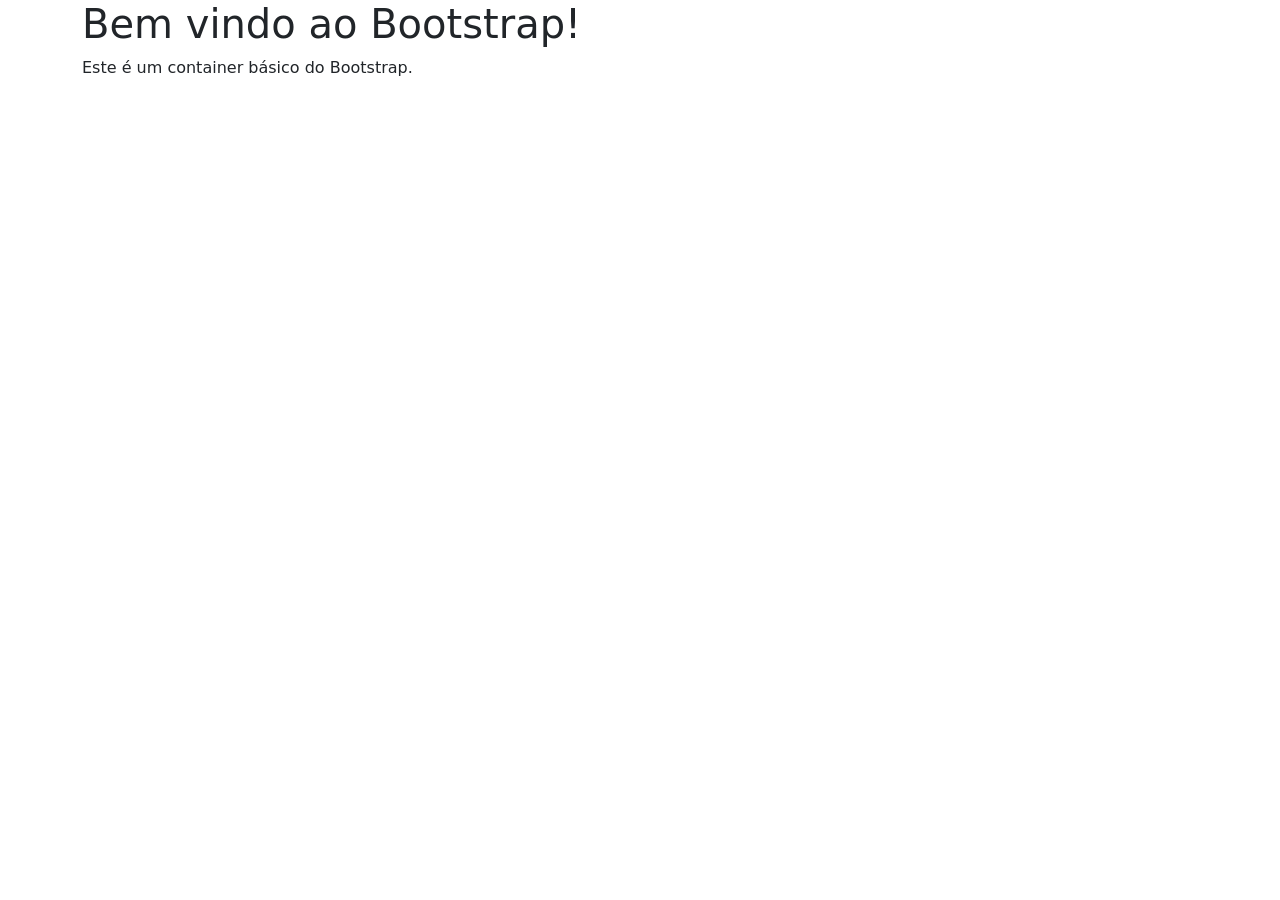
<file: ex1_instalacao-cdn/ex1.html>
<!DOCTYPE html>
<html lang="pt-br">
<head>
    <meta charset="UTF-8">
    <meta name="viewport" content="width=device-width, initial-scale=1.0">
    <title>Introdução ao Bootstrap</title>

    <!-- 1ª Digitação (Aqui) -->
    <link href="https://cdn.jsdelivr.net/npm/bootstrap@5.3.8/dist/css/bootstrap.min.css" rel="stylesheet" integrity="sha384-sRIl4kxILFvY47J16cr9ZwB07vP4J8+LH7qKQnuqkuIAvNWLzeN8tE5YBujZqJLB" crossorigin="anonymous">
    
</head>
<body>

    <!-- 2ª Digitação (Aqui) -->
    <div class="container">
        <h1>Bem vindo ao Bootstrap!</h1>
        <p>Este é um container básico do Bootstrap.</p>
    </div>
</body>
</html>
</file>
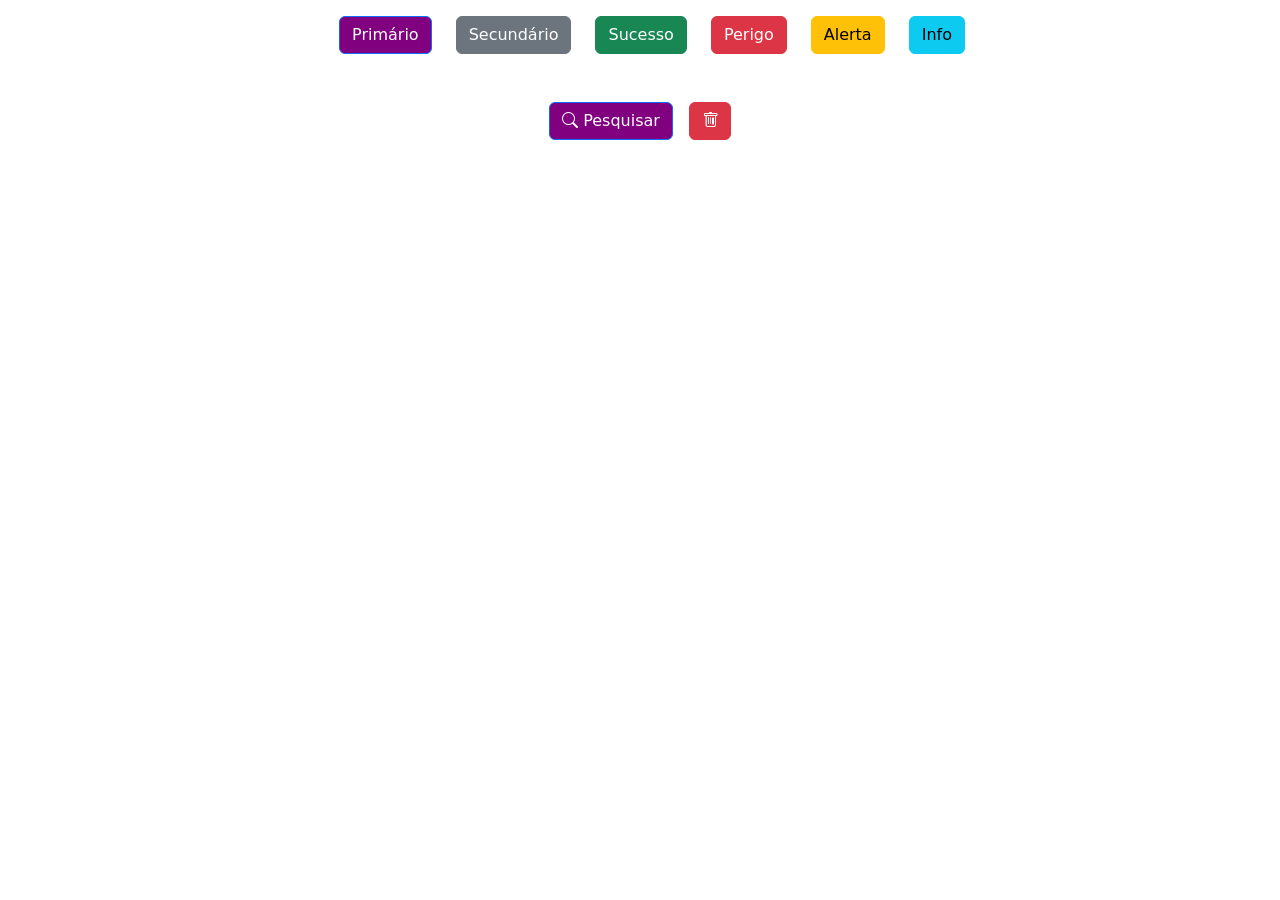
<file: ex3_botoes/ex3.html>
<!DOCTYPE html>
<html lang="pt-br">
<head>
    <meta charset="UTF-8">
    <meta name="viewport" content="width=device-width, initial-scale=1.0">
    <title>Botões Bootstrap</title>

    <!-- Bootstrap CSS -->
    <link href="https://cdn.jsdelivr.net/npm/bootstrap@5.3.0/dist/css/bootstrap.min.css" rel="stylesheet">

    <!-- Bootstrap ícones -->
    <link rel="stylesheet" href="https://cdn.jsdelivr.net/npm/bootstrap-icons@1.11.3/font/bootstrap-icons.css">

    <!-- Link CSS  Personalizado -->

    <link rel="stylesheet" href="style.css">
</head>
<body>


    <!-- 1ª Digitação (Aqui) -->
     <div class="container d-flex justify-content-center mt-3">
            <button class="btn btn-primary ms-4">Primário</button>
            <button class="btn btn-secondary ms-4">Secundário</button>
            <button class="btn btn-success  ms-4">Sucesso</button>
            <button class="btn btn-danger  ms-4">Perigo</button>
            <button class="btn btn-warning  ms-4">Alerta</button>
            <button class="btn btn-info  ms-4">Info</button>

     </div>

     <div class="container d-flex justify-content-center mt-5">
        <!-- Botão com ícone -->
         <button class="btn btn-primary">
            <i class="bi bi-search"></i> Pesquisar 
         </button>

     <!-- Botão com ícone -->
         <button class="btn btn-danger ms-3">
            <i class="bi bi-trash"></i>
         </button>
     

    <script src="https://cdn.jsdelivr.net/npm/bootstrap@5.3.0/dist/js/bootstrap.bundle.min.js"></script>

</body>
</html>
</file>
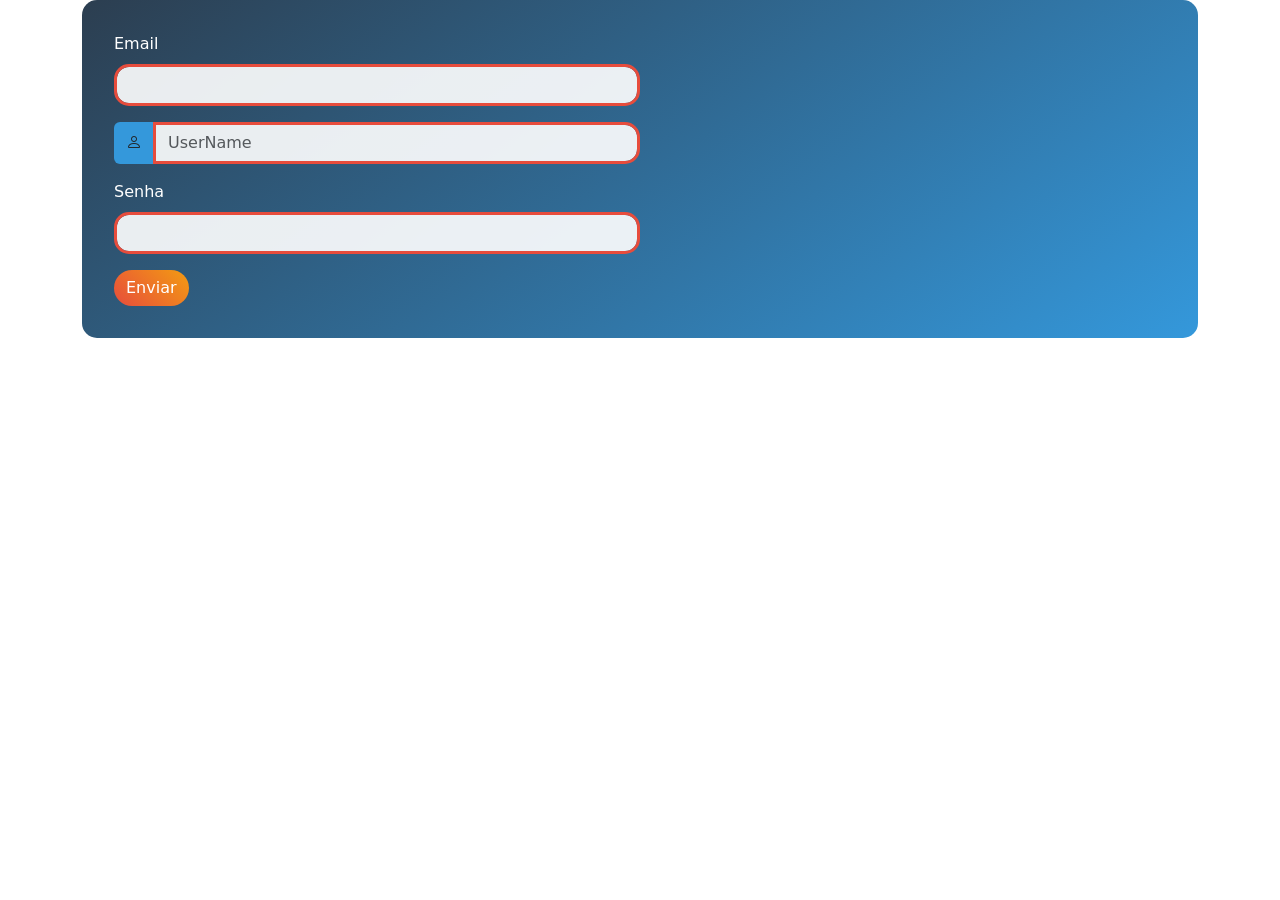
<file: ex4_formulario-sub-css/ex4.html>
<!DOCTYPE html>
<html lang="pt-br">
<head>
    <meta charset="UTF-8">
    <meta name="viewport" content="width=device-width, initial-scale=1.0">
    <title>Formulário Bootstrap Customizado</title>

    <!-- Bootstrap CSS -->
    <link href="https://cdn.jsdelivr.net/npm/bootstrap@5.3.0/dist/css/bootstrap.min.css" rel="stylesheet">
    
    <!-- Bootstrap ícones -->
    <link rel="stylesheet" href="https://cdn.jsdelivr.net/npm/bootstrap-icons@1.11.3/font/bootstrap-icons.css">
    


    <!-- CSS customizado -->
    <link rel="stylesheet" href="styles.css">
</head>
<body>



    <!-- 1ª Digitação (Aqui) -->
     <div class="container">
        <form class="custom-form">
            <div class="col-sm-6 mb-3">
                <label for="email" class="form-label">Email</label>
                <input type="email" class="form-control custom-input" id="email">
            </div>


            <div class="col-sm-6 mb-3">
                <div class="input-group">
                    <span class="input-group-text custom-icon">
                        <i class="bi bi-person"></i>

                    </span>
                    <input type="text" class="form-control custom-input" placeholder="UserName">
                </div>
                
            </div>

            <div class="col-sm-6 mb-3">
                <label for="senha" class="form-label">Senha</label>
                <input type="password" class="form-control custom-input" id="senha">
            </div>

            <button type="submit" class="btn btn-primary custom-button"> Enviar</button>
        </form>
    </div>

     
    <script src="https://cdn.jsdelivr.net/npm/bootstrap@5.3.0/dist/js/bootstrap.bundle.min.js"></script>
</body>
</html>
</file>
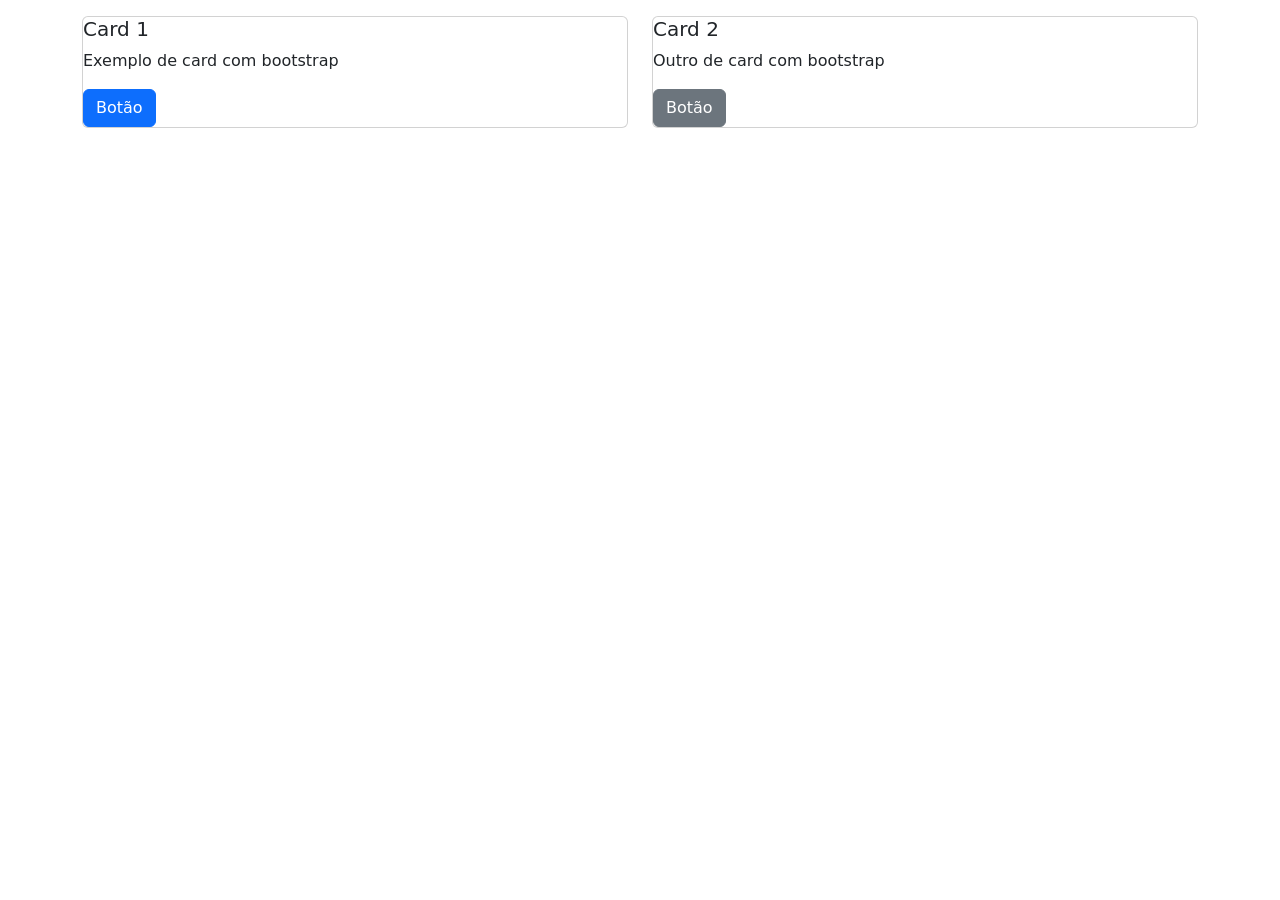
<file: ex5_cards/ex5.html>
<!-- 1ª Digitação (Aqui) -->
    <!DOCTYPE html>
<html lang="pt-br">
<head>
    <meta charset="UTF-8">
    <meta name="viewport" content="width=device-width, initial-scale=1.0">
    <title>Cards Bootstrap</title>

    <!-- Bootstrap via CDN -->
    <link href="https://cdn.jsdelivr.net/npm/bootstrap@5.3.0/dist/css/bootstrap.min.css" rel="stylesheet">
</head>
<body>


  <!-- 1ª Digitação (Aqui) -->
   <div class="container mt-3">
    <div class="row ">

      <div class="col-sm-6">
        <!-- coluna 1 -->
         <div class="card">
            <div class="card-boddy">
              <h5 class="card-tittle">Card 1</h5>
              <p class="card-text">Exemplo de card com bootstrap</p>
              <a href="#" class="btn btn-primary">Botão</a>
            </div>
         </div>
      </div>


   <div class="col-sm-6">
        <!-- coluna 2 -->
         <div class="card">
            <div class="card-boddy">
              <h5 class="card-tittle">Card 2</h5>
              <p class="card-text">Outro de card com bootstrap</p>
              <a href="#" class="btn btn-secondary md">Botão</a>
            </div>
         </div>
      </div>
 

    </div>
   </div>

    <script src="https://cdn.jsdelivr.net/npm/bootstrap@5.3.0/dist/js/bootstrap.bundle.min.js"></script>
</body>
</html>

    <script src="https://cdn.jsdelivr.net/npm/bootstrap@5.3.0/dist/js/bootstrap.bundle.min.js"></script>
</body>
</html>
</file>
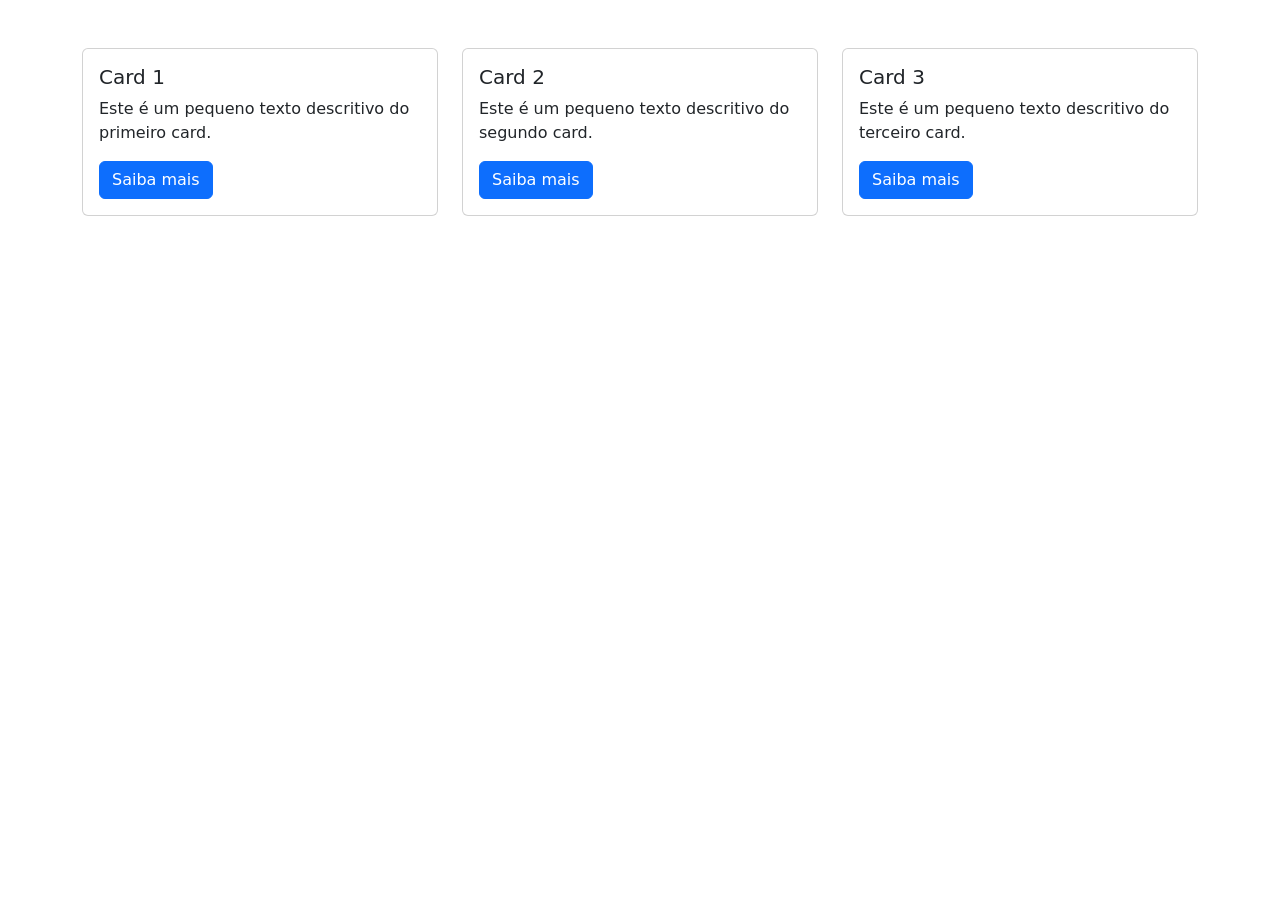
<file: ex5a-al-fazer-grid-(ex)/ex5a.html>
<!DOCTYPE html>
<html lang="pt-br">
<head>
    <meta charset="UTF-8">
    <meta name="viewport" content="width=device-width, initial-scale=1.0">
    <title>Grid com Cards</title>

    <!-- Bootstrap CSS -->
    <link href="https://cdn.jsdelivr.net/npm/bootstrap@5.3.0/dist/css/bootstrap.min.css" rel="stylesheet">
</head>

<body>

<div class="container mt-5"> 

    <div class="row">

        <!-- Card 1 -->
        <div class="col-md-4 mb-4">
            <div class="card">
                <div class="card-body">
                    <h5 class="card-title">Card 1</h5>
                    <p class="card-text">
                        Este é um pequeno texto descritivo do primeiro card.
                    </p>
                    <a href="#" class="btn btn-primary">Saiba mais</a>
                </div>
            </div>
        </div>

        <!-- Card 2 -->
        <div class="col-md-4 mb-4">
            <div class="card">
                <div class="card-body">
                    <h5 class="card-title">Card 2</h5>
                    <p class="card-text">
                        Este é um pequeno texto descritivo do segundo card.
                    </p>
                    <a href="#" class="btn btn-primary">Saiba mais</a>
                </div>
            </div>
        </div>

        <!-- Card 3 -->
        <div class="col-md-4 mb-4">
            <div class="card">
                <div class="card-body">
                    <h5 class="card-title">Card 3</h5>
                    <p class="card-text">
                        Este é um pequeno texto descritivo do terceiro card.
                    </p>
                    <a href="#" class="btn btn-primary">Saiba mais</a>
                </div>
            </div>
        </div>

    </div>

</div>

</body>
</html>
</file>
<file: ex13_projeto_imovi/css/styles.css>
/* 2ª Digitação (Aqui) */

* {
    font-family: 'Lato', sans-serif;
}

.bg-primary-color {
    background-color: #fff;
}

.bg-secondary-color {
    background-color: #ece8e2;
}

.bg-dark-color {
    background-color: #050505;
}

.primary-color {
    color: #050505;
}

.secondary-color {
    color: #7a7a7a;
}

/* NAVBAR */
#navbar {
    border-bottom: 1px solid #7a7a7a;
}

#navbar a {
    color: #050505;
}

#navbar a:hover {
    color: #7a7a7a;
}

#navbar .active {
    border-bottom: 1px solid #050505;
}

.navbar-brand {
    display: flex;
}

.navbar-brand img {
    width: 40px;
}

.navbar-brand span {
    font-weight: 700;
    font-size: 1.5rem;
    margin-left: 0.5rem;
}

#navbar-items .navbar-nav {
    display: flex;
    justify-content: center;
    width: 100%;
}

#navbar-items .nav-item {
    margin: 0 1em;
}

/* SLIDER */
#slider {
    margin-top: 8em;
    margin-bottom: 1em;
}

#slider .carousel-caption {
    bottom: 3em;
}

#slider .carousel-caption h5 {
    font-size: 2.5em;
    text-shadow: #000 2px 2px;
}

.btn {
    border-radius: 0;
}

#slider .btn {
    padding: 0.3em 0.8em;
    font-size: 1em;
    margin-top: 1em;
}

.carousel-control-prev,
.carousel-control-next {
    opacity: 0.7;
}

.carousel-control-prev i,
.carousel-control-next {
    opacity: 0.7;
}

.carousel-indicators [data-bs-target] {
    background-color: #222;
    opacity: 0.8;
}

.carousel-indicators .active {
    background-color: #000;
}

@media (min-width: 768px) {
    #slider .carousel-caption {
        bottom: 15em;
    }
    #slider .carousel-caption h5 {
        font-size: 4em;
        text-shadow: #000 2px 3px;
    }
    #slider .btn {
        padding: 0.6em 1.6em;
        font-size: 1.2em;
        margin-top: 1em;
    }
    .carousel-indicators {
        bottom: 7em;
    }
}

/* MINI BANNERS */
#mini-banners {
    margin-bottom: 4em;
}

#mini-banners .card {
    padding: 2em 0.3em;
    border-radius: 0;
}

#mini-banners i {
    font-size: 4em;
}

#mini-banners .card-tittle {
   margin-bottom: 1.5em;
}

#mini-banners .btn {
    margin-top:  1.5em;
    padding: 0.6em 1.2em;
}

#mini-banners .card {
    margin-bottom: 1em;
}

@media (min-width: 768px) {
    #mini-banners {
        margin-top: -6em;
    }
}

/* DESTAQUES */
#featured-container {
    margin-bottom: 4em;
}

.tittle {
    font-size: 1.75em;
    margin-bottom: 0.4em;
    position: relative;
}

.tittle:before {
    width: 75px;
    border-top: 4px solid #7a7a7a;
    content: '';
    position: absolute;
    bottom: 2em;
}

#featured-images {
    margin-top: 2em;
}

#featured-images .col-md-4 {
    position: relative;
    cursor: pointer;
}

#featured-images .col-md-4:hover > .banner-content {
    opacity: 0.8;
}

#featured-images .banner-content {
    position: absolute;
    top: 0;
    left: 0;
    height: 100%;
    width: 100%;
    background-color: #fff;
    display: flex;
    align-items: center;
    justify-content: center;
    flex-direction: column;
    opacity: 0.6;
    transition: 0.5s;
}

@media (min-width: 768px) {
    .title {
        font-size: 2.4em;
    }

    .title:before {
        bottom: 1.5em;
    }

    #featured-images .banner-content {
        opacity: 0;
    }
}

/* INFO */
#info-content {
    margin-bottom: 4em;
    padding: 4em 1em;
}

#info-numbers {
    margin-bottom: 4em;
    padding: 4em 1em;
}

#info-banner {
    align-items: center;
    display: flex;
    margin-bottom: 2.5em;
}

#info-numbers h3 {
    font-size: 3em;
}

@media (min-width: 768px) {
    #info-content {
        padding: 3.5em;
    }
}

/* FOOTER TOP */
#footer {
    padding: 3em 2em;
}

#footer-top {
    margin-bottom: 2em;
}

#footer-top,
#footer-top i {
    color: #fff;
}

#social-icons {
    text-align: right;
}

#social-icons i {
    margin-right: 1em;
    font-size: 1.5em;
    cursor: pointer;
}

#social-icons i:hover {
    color: #7a7a7a;
}

/* FOOTER DETAILS */
#footer-details {
    margin-bottom: 3em;
}

#news-container,
#contact-container,
#links-container {
    padding: 0;
    border: 0;
    margin-bottom: 2em;
}

#footer-details h4 {
    color: #fff;
    margin-bottom: 1.5em;
}

#news-container input {
    border-radius: 0;
    border: none;
}

#links-container li {
    margin-bottom: 0.5em;
}

#links-container a {
    text-decoration: none;
}

#links-container a:hover {
    color: #fff;
}

/* FOOTER BOTTOM */
#footer-bottom {
    border-top: 1px solid #7a7a7a;
    padding-top: 2em;
}

#footer-bottom i {
    color: #e61e10;
}

@media (min-width: 768px) {
    #news-container {
        padding-right: 2em;
    }

    #contact-container {
        padding: 0 2em;
        border-left: 1px solid #7a7a7a;
        border-right: 1px solid #7a7a7a;
    }

    #links-container {
        padding-left: 2em;
    }
}
</file>
<file: ex11_projeto_art/Art_(Alunos)/css/styles.css>
/* 2ª Digitação (Aqui) */

/* 2ª Digitação (Aqui) */

/* ESTILOS GERAIS */
*{
  color: #25282e;
}

a, i {
  transition: .5s;
  text-decoration: none;
}

.secondary-color {
  color: #555;
}

.center-image {
  background-size: cover;
  background-position: center;
}

.btn {
  text-decoration: none;
  background-color: #25282e;
  color: #FFF;
  padding: 7px 18px;
  border-radius: 0;
}

.btn:hover {
  background-color: #333;
  color: #FFF;
}

/* HEADER */
#header {
  text-align: center;
  padding: 20px;
  border-bottom: 1px solid #CCC;
}

#header p {
  margin-bottom: 0;
}

#logo-container {
  display: flex;
  justify-content: center;
}

#logo {
  width: 40px;
  margin-right: 15px;
}

/* NAVBAR */
#navbar {
  padding: 10px;
  margin: 10px auto;
}

#navbar a {
  width: 80px;
  color: #444;
}

#navbar a:hover {
  color: #c1b696;
}

/* MAIN IMAGE */
.main-image {
  height: 400px;
  background-image: url('../img/g_1.jpg');
  margin-bottom: 30px;
  position: relative;
}

.main-image-info {
  background-color: #FFF;
  padding: 25px;
  position: absolute;
  left: 25px;
  bottom: 25px;
}

/* GALLERY */
#img-2 {
  background-image: url('../img/g_2.jpg');
}

#img-3 {
  background-image: url('../img/g_3.jpg');
}

#img-4 {
  background-image: url('../img/g_4.jpg');
}

#img-5 {
  background-image: url('../img/g_5.jpg');
}

#img-6 {
  background-image: url('../img/g_6.jpg');
}

#gallery-container h1 {
  text-align: center;
}

#gallery-container h1,
#gallery-container .col-md-6,
#gallery-container .col-xs-12 {
  margin-bottom: 50px;
}

.small-image-container {
  height: 250px;
  margin-bottom: 20px;
}

/* FOOTER */
footer {
  border-top: 1px solid #CCC;
  height: 250px;
  padding: 30px;
}

footer i {
  font-size: 20px;
}

#social-icons-container {
  padding: 25px;
}

#social-icons-container div {
  text-align: center;
}

footer p {
  text-align: center;
  margin: 20px;
}

a:hover i {
  color: #c1b696;
}
</file>
<file: ex12_projeto-perfectwatch/PerfectWatch (Completo)/PerfectWatch (Completo)/css/styles.css>
/* Define uma fonte padrão para todos os elementos */
* {
 font-family: 'Montserrat', sans-serif;
}

/* Estilos gerais para o corpo da página */
body {
    background-color: #252525; /* Cor de fundo do corpo */
    color: #FFF; /* Cor do texto */
}

/* Classes para diferentes cores de fundo */
.primary-bg-color {
    background-color: #252525;
}
.destaque {
    background-color: #0D0D0D;
}
.secondary-bg-color {
    background-color: #976DF2;
}
.light-bg-color {
    background-color: #FCF5EB;
}
.dark-bg-color {
    background-color: #0D0D0D;
}

/* Classes para diferentes cores de texto */
.primary-color {
    color: #976DF2;
}
.secondary-color {
    color: #F2F2F2;
}
.light-color {
    color: #FCF5EB;
}


/* Estilos para a barra de navegação (navbar) */

/* Ajusta a direção e alinhamento dos itens da barra de navegação */
#navbar .navbar-nav {
    flex-direction: row;
    justify-content: flex-end;
}

/* Define margem à esquerda para os itens da barra de navegação */
#navbar .navbar-nav li {
    margin-left: 1em;
}

/* Define a cor do texto e links na barra de navegação */
#navbar a,
#navbar button {
    color: #FFF;
}

/* Ajusta a posição dos itens da barra de navegação */
#navbar li {
    position: relative;
}

/* Define estilo para ícones na barra de navegação */
#navbar i {
    font-size: 20px;
}

/* Define estilo de cor quando o mouse passa sobre os ícones */
#navbar i:hover {
    color: #976DF2;
}

/* Define estilo para caixa com número (ex: quantidade de itens) */
#navbar span {
    position: absolute;
    top: -8px;
    right: -8px;
    width: 20px;
    height: 20px;
    border-radius: 50%;
    background-color: #EF3636;
    text-align: center;
}

/* Posiciona a caixa com número no item de sacola de compras */
#bag-item span {
    left: 20px;
}

/* Estilos para a marca/logo na barra de navegação */
.navbar-brand {
    font-weight: 700;
    width: 100%;
    text-align: center;
}

/* Estilo de hover para links 'sobre' */
.sobre a:hover {
    color: #0D0D0D !important; /* Importante para sobrepor outros estilos */
}

/* Ajusta estilo quando a largura da tela é maior do que 768px */
@media(min-width: 768px) {
    .navbar-brand {
        text-align: left;
    }
}

/* Ajusta o espaçamento entre itens da barra de navegação */
#navbar-items {
    justify-content: space-between;
}

/* Ajusta espaçamento quando a largura da tela é maior que 768px */
@media(min-width: 768px) {
    #navbar-items {
        display: flex;
        min-width: 80%;
    }
}

/* Estilos para formulários de busca e newsletter */
#search-form,
#news-form {
    width: 100%;
    margin: 2em 0;
}

/* Ajusta largura e margem quando a largura da tela é maior que 768px */
@media(min-width: 768px) {
    #search-form,
    #news-form {
        width: 50%;
        margin: 0;
    }
}

/* Estilos para campos de input em formulários */
#search-form,
#news-form {
    border: 2px solid #F2F2F2;
    border-radius: 3px;
    padding: 5px 15px;
}

/* Estilos para campos de input em formulários */
#search-form input,
#news-form input {
    background-color: transparent;
    border: none;
    color: #FFF;
}

/* Estilos para campos de input quando focados */
#search-form input:focus,
#news-form input:focus {
    box-shadow: none;
}

/* Estilos para placeholders em campos de input */
#search-form input::placeholder,
#news-form input::placeholder {
    color: #FFF;
}


/* Estilos para a barra de navegação inferior (bottom-navbar) */

/* Ajusta a posição dos itens na barra de navegação inferior */
#bottom-navbar-container .container {
    justify-content: flex-end;
}

/* Define cor do texto e links na barra de navegação inferior */
#bottom-navbar-container a {
    color: #FFF;
    font-weight: 600;
}

/* Define tamnho do ícone do botão para mostrar/esconder o menu */
.navbar-toggler {
    font-size: 1.5em;
}
/* BANNERS */
#banners-container {
  padding: 0;
}

.carousel-caption {
  bottom: 5em;
  padding: 1em;
  left: 12%;
  right: 12%;
}

.carousel-caption h5 {
  font-size: 1.8em;
}

@media(min-width: 768px) {
  #slider .carousel-item,
  #slider img {
    height: 600px;
  }

  .carousel-caption {
    left: 23%;
    right: 23%;
  }

  .carousel-caption h5 {
    font-size: 4em;
  }
}

/* MINI BANNERS */
#mini-banners {
  margin-top: -3em;
  z-index: 10;
}

#mini-banners .col-12 {
  z-index: 1;
  height: 300px;
  padding: 1.5em;
  position: relative;
  display: flex;
  flex-direction: column;
  justify-content: space-between;
}

@media(min-width: 768px) {
  #mini-banners .col-12 {
    max-width: 30%;
  }

  #mini-banners .col-12 h2 {
    font-size: 2.2em;
  }
}

#mini-banners .col-12 h2 {
  text-transform: uppercase;
  max-width: 50px;
  font-size: 1.3em;
  font-weight: 700;
  line-height: 1em;
}

#mini-banners .col-12 img {
  height: 220px;
  position: absolute;
  right: 1em;
  bottom: 1em;
}

#mini-banners .col-12 a {
  font-weight: bold;
  color: #FFF;
  font-size: 0.8em;
  transition: .5s;
}

#mini-banners .col-12 a:hover {
  color: #0D0D0D;
}

#mini-banners #mini-banner-1 a:hover {
  color: #976DF2;
}

#mini-banners #mini-banner-3 a {
  color: #0D0D0D;
}

#mini-banners #mini-banner-3 a:hover {
  color: #976DF2;
}

/* BEST SELLERS */
.card-img-top {
  height: 200px;
  object-fit: cover;
}

#best-sellers {
  padding: 4em 0;
}

#best-sellers .row {
  margin: 0;
}

#best-sellers .col-md-3 {
  padding: 0;
}

.title {
  text-transform: uppercase;
  font-weight: 900;
  font-size: 2.5em;
  margin-bottom: 1em;
  text-align: center;
}

@media(min-width: 768px) {
  .title {
    text-align: left;
  }
}

.original-price {
  font-size: 18px;
  color: #F2F2F2;
  text-decoration: line-through;
  margin-right: 10px;
}

.discount-price {
  font-size: 24px;
  color: #976DF2;
}

.card {
  text-align: center;
  border-radius: 0;
}

.card img {
  width: 140px;
  margin: 2em auto;
}

.card .card-category {
  font-size: .8em;
}

.card .card-text {
  margin: 2em 0;
  font-weight: bold;
}

.btn {
  background-color: transparent;
  border-color: #976DF2;
}

.btn:hover {
  background-color: #976DF2;
  border-color: #976DF2;
}

/* BOTTOM BANNER */
#bottom-banner {
  background-color: #0D0D0D;
  padding: 6em;
  margin-bottom: 4em;
  text-align: center;
}

#bottom-banner .offer-subtitle,
#bottom-banner h2 {
  text-transform: uppercase;
  font-weight: bold;
}

#bottom-banner .btn {
  margin: 2em;
  font-weight: bold;
  padding: 1em;
}

#bottom-banner img {
  max-width: 175px;
}

@media(min-width: 768px) {
  #bottom-banner h2 {
    font-size: 5em;
  }
}

/* NEW PRODUCTS */
#new-products {
  margin-bottom: 5rem;
}

#new-products-banner {
  display: flex;
  flex-direction: column;
  justify-content: center;
  align-items: center;
  background-color: #0D0D0D;
}

#new-products-banner h3 {
  text-transform: uppercase;
  font-weight: bold;
  margin-bottom: 1rem;
  font-size: 2rem;
}

#new-products .col-md-4 {
  padding: 0;
}

#new-products .card img {
  height: 150px;
  width: 90px;
  margin: 2em auto;
}

/* GALLERY */
#gallery .image-container {
  background-size: cover;
  background-position: center;
  height: 225px;
  cursor: pointer;
  transition: .5s;
  border: 3px solid #0D0D0D;
}

#gallery .image-container:hover {
  border-color: #976DF2;
}

#insta1 { background-image: url('../img/insta1.jpg'); }
#insta2 { background-image: url('../img/insta2.jpg'); }
#insta3 { background-image: url('../img/insta3.jpg'); }
#insta4 { background-image: url('../img/insta4.jpg'); }
#insta5 { background-image: url('../img/insta5.jpg'); }
#insta6 { background-image: url('../img/insta6.jpg'); }

/* FOOTER */
#footer-links-container {
  border-bottom: 1px solid #F2F2F2;
}

#footer .footer-column {
  padding: 2em;
  display: flex;
  flex-direction: column;
  align-items: center;
  justify-content: center;
  text-align: center;
}

@media(min-width: 795px) {
  #footer .footer-column {
    padding: 5em 2em;
  }
}

#footer-links-container h3 {
  margin-bottom: 25px;
  text-transform: uppercase;
}

#footer-links-container li {
  font-size: .8em;
  text-align: center;
}

#footer-links-container a {
  text-decoration: none;
}

#footer-links-container li a:hover {
  color: #976DF2;
}

#footer-center {
  border-left: 1px solid #F2F2F2;
  border-right: 1px solid #F2F2F2;
}

#footer-center h3 {
  font-weight: 900;
}

#footer-center .store-phone {
  color: #976DF2;
  font-weight: bold;
  font-size: 2em;
  margin-top: -15px;
}

/* NEWSLETTER */
#newsletter-container {
  background-color: #0D0D0D;
  border-bottom: 1px solid #F2F2F2;
  text-align: center;
  padding: 20px;
}

#news-form {
  max-width: 600px;
  margin: 15px auto;
}

#news-form i {
  font-size: 1.5em;
}

#news-form .btn {
  color: #FFF;
}

#social-container {
  margin: 20px auto;
}

#social-container i {
  font-size: 1.5em;
  margin: 10px;
  cursor: pointer;
  color: #F2F2F2;
  transition: .3s;
}

#social-container i:hover {
  color: #976DF2;
}

/* COPY */
#copy-container {
  text-align: center;
  padding: 30px;
}
</file>
<file: ex3_botoes/style.css>
.btn-primary {
    background-color: purple;
}
</file>
<file: ex4_formulario-sub-css/styles.css>
/* 2ª Digitação (Aqui) */
/*Formularios e inputs*/
.custom-form {
    background: linear-gradient(145deg, #2c3e50, #3498db);
    padding: 2rem;
    border-radius: 15px;
}

.form-label {
    color: #fff;
}

.custom-icon {
    background-color: #3498db;
    border: #3498db;
}
 
.form-control.custom-input{
    border: 3px solid #e74c3c;
    border-radius: 15px;
    background-color: rgba(255, 255, 255, 0.9);
}

.form-control.custom-input:focus {
    border-color: #2ecc71;
    transform: scale(1.02);
}

.input-group {
    width: 100%;
}

.btn.btn-primary.custom-button {
     background: linear-gradient(45deg, #e74c3c,#f39c12);
     padding: 0.8rem 2 rem;
     border-radius: 50px;
     border: none;
}

.btn.btn-primary.custom-button:hover {
    transform: translateY(-5px);
    box-shadow: 0 10px 20px  rgba(231, 76, 60, 0.4);
}
</file>
